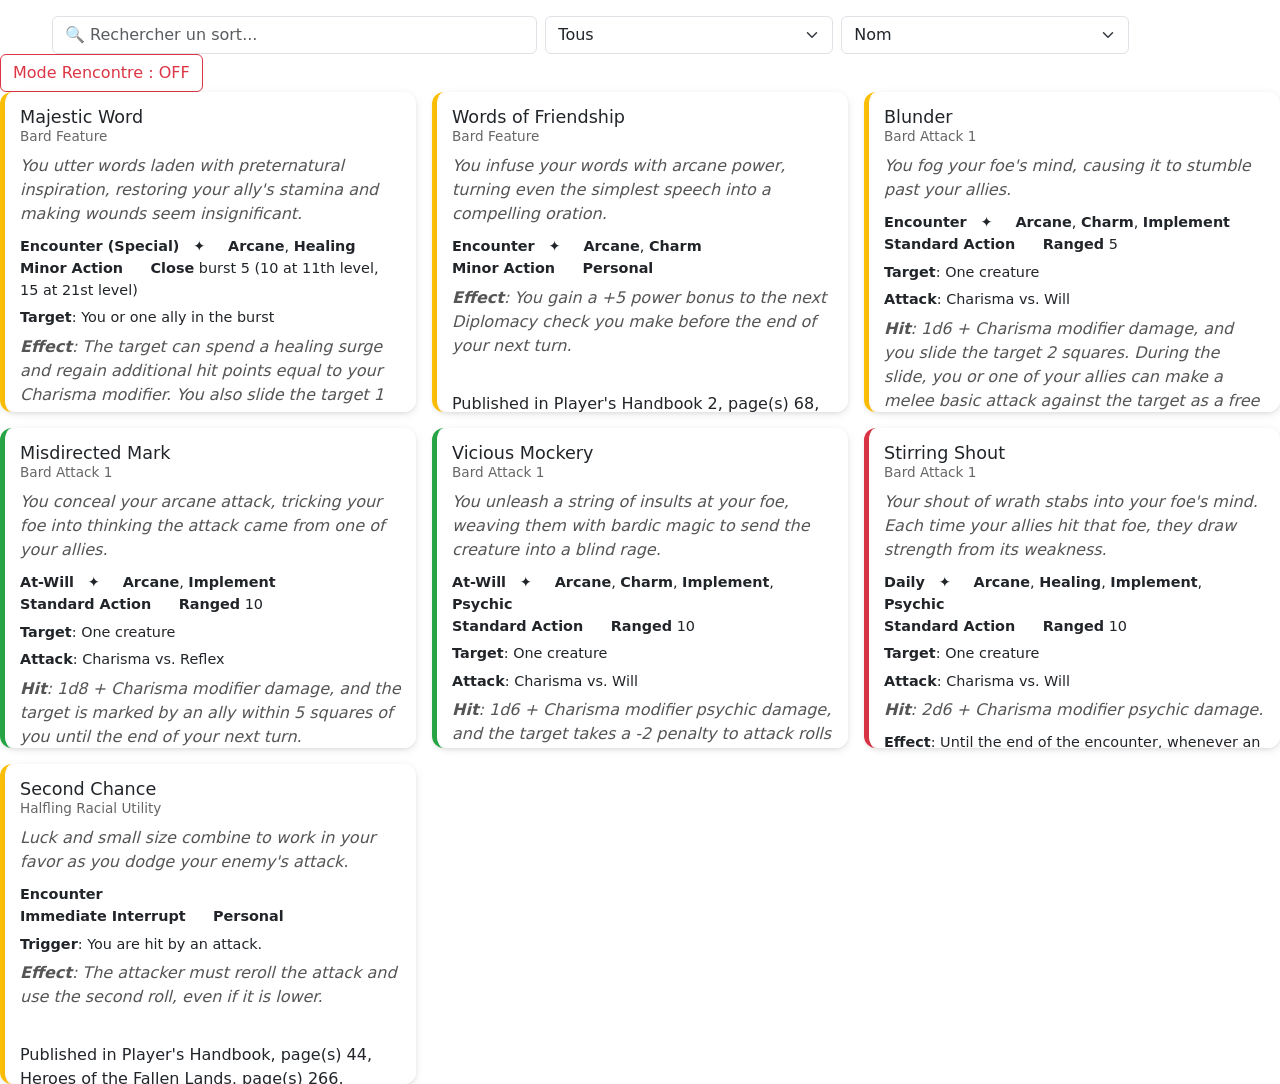
<file: index.html>
<!DOCTYPE html>
<meta name="viewport" content="width=device-width, initial-scale=1">
<link href="https://cdn.jsdelivr.net/npm/bootstrap@5.3.0/dist/css/bootstrap.min.css" rel="stylesheet">

<style>
/* =========================
   GRID / BOOTSTRAP FIX
========================= */

.container {
  max-width: 1200px;
}

/* =========================
   CARD LAYOUT
========================= */

.card {
  perspective: 1200px;
  border-radius: 12px;
  border: none;
  background: transparent;
}

/* force bonne hauteur en grid */
.card.h-100 {
  height: 100%;
}

/* =========================
   FLIP SYSTEM
========================= */

.card-inner {
  position: relative;
  width: 100%;
  min-height: 320px;
  transition: transform 0.6s ease;
  transform-style: preserve-3d;
}

.card.flipped .card-inner {
  transform: rotateY(180deg);
}

/* =========================
   FACES
========================= */

.card-face {
  position: absolute;
  inset: 0;
  backface-visibility: hidden;
  border-radius: 12px;
  overflow: hidden;
  background: white;
  box-shadow: 0 2px 10px rgba(0,0,0,0.08);
}

/* FRONT */
.card-front {
  padding: 15px;
  overflow-y: auto; /* permet scroll si très long */
}

/* BACK */
.card-back {
  transform: rotateY(180deg);
  background: #f8f9fa;
  display: flex;
  align-items: center;
  justify-content: center;
  text-align: center;
  padding: 15px;
}

/* =========================
   D&D CONTENT STYLING
========================= */

/* titre du sort */
.card h1 {
  font-size: 1.1rem;
  margin-bottom: 8px;
}

/* niveau / classe */
.card .level {
  font-size: 0.85rem;
  color: #666;
  display: block;
  margin-bottom: 10px;
}

/* flavor text */
.card .flavor {
  font-style: italic;
  color: #555;
  margin-bottom: 10px;
}

/* stats blocks */
.card .powerstat {
  font-size: 0.9rem;
  margin-bottom: 6px;
}

/* =========================
   TYPE COLORS (BORDERS)
========================= */

.border-success {
  border-left: 5px solid #28a745 !important;
}

.border-warning {
  border-left: 5px solid #ffc107 !important;
}

.border-danger {
  border-left: 5px solid #dc3545 !important;
}

/* =========================
   HOVER EFFECT
========================= */

.card {
  transition: transform 0.2s ease, box-shadow 0.2s ease;
}

.card:hover {
  transform: scale(1.02);
  box-shadow: 0 6px 18px rgba(0,0,0,0.15);
}

/* =========================
   BACK FACE TEXT
========================= */

.card-back div {
  font-size: 14px;
}

.card-back div:first-child {
  font-size: 18px;
  margin-bottom: 5px;
}

/* =========================
   RESPONSIVE FIX
========================= */

@media (max-width: 768px) {
  .card-inner {
    min-height: 280px;
  }
}


@keyframes cardPop {
  from {
    opacity: 0;
    transform: translateY(20px) scale(0.95);
  }
  to {
    opacity: 1;
    transform: translateY(0) scale(1);
  }
}

.card {
  animation: cardPop 0.4s ease forwards;
}

/* stagger effect */
.card:nth-child(n) {
  animation-delay: calc(var(--i) * 40ms);
}

/* fade out filter */
.card.hidden {
  opacity: 0;
  transform: scale(0.95);
  pointer-events: none;
  transition: 0.2s;
}
</style>

<script>
  // -------- JSONP HANDLERS --------

  window.listingData = [];
  window.powerDetails = {};

  window.od = {
    reader: {
      // pour _listing.js
      jsonp_data_listing: function(version, type, headers, data) {
        window.listingData = data;
      },

      // pour dataX.js
      jsonp_batch_data: function(version, type, data) {
        Object.assign(window.powerDetails, data);
      }
    }
  };
</script>

<body>
<div class="container mt-3">

  <div class="row g-2 align-items-center">

    <!-- SEARCH -->
    <div class="col-md-5">
      <input id="searchInput" class="form-control" placeholder="🔍 Rechercher un sort...">
    </div>

    <!-- FILTER -->
    <div class="col-md-3">
      <select id="filterSelect" class="form-select">
        <option value="all">Tous</option>
        <option value="At-Will">At-Will</option>
        <option value="Encounter">Encounter</option>
        <option value="Daily">Daily</option>
      </select>
    </div>

    <!-- SORT -->
    <div class="col-md-3">
      <select id="sortSelect" class="form-select">
        <option value="name">Nom</option>
        <option value="type">Type</option>
      </select>
    </div>

  </div>
</div>

<button id="encounterBtn" class="btn btn-outline-danger">
  Mode Rencontre : OFF
</button>

<div id="result"></div>

</body>

<script src="database/power/_listing.js"></script>
<script src="televers.js"></script>
</file>
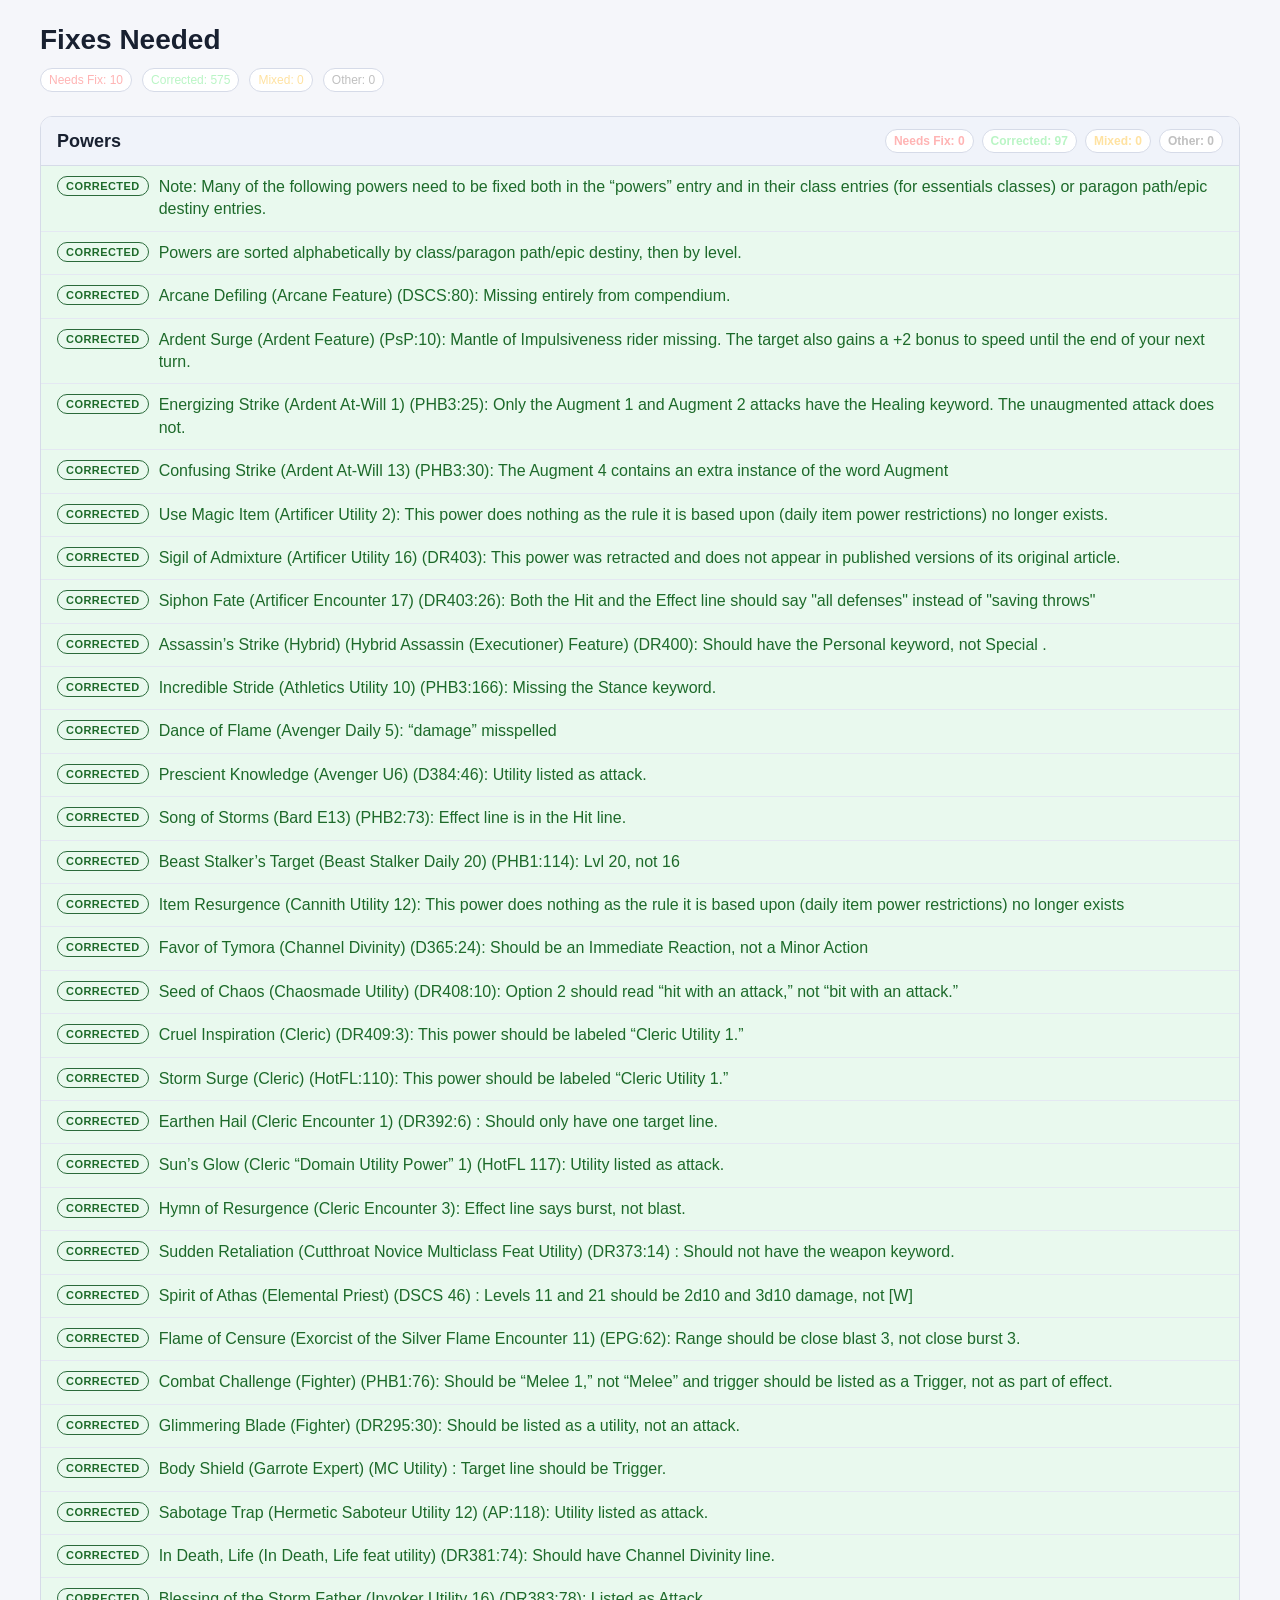
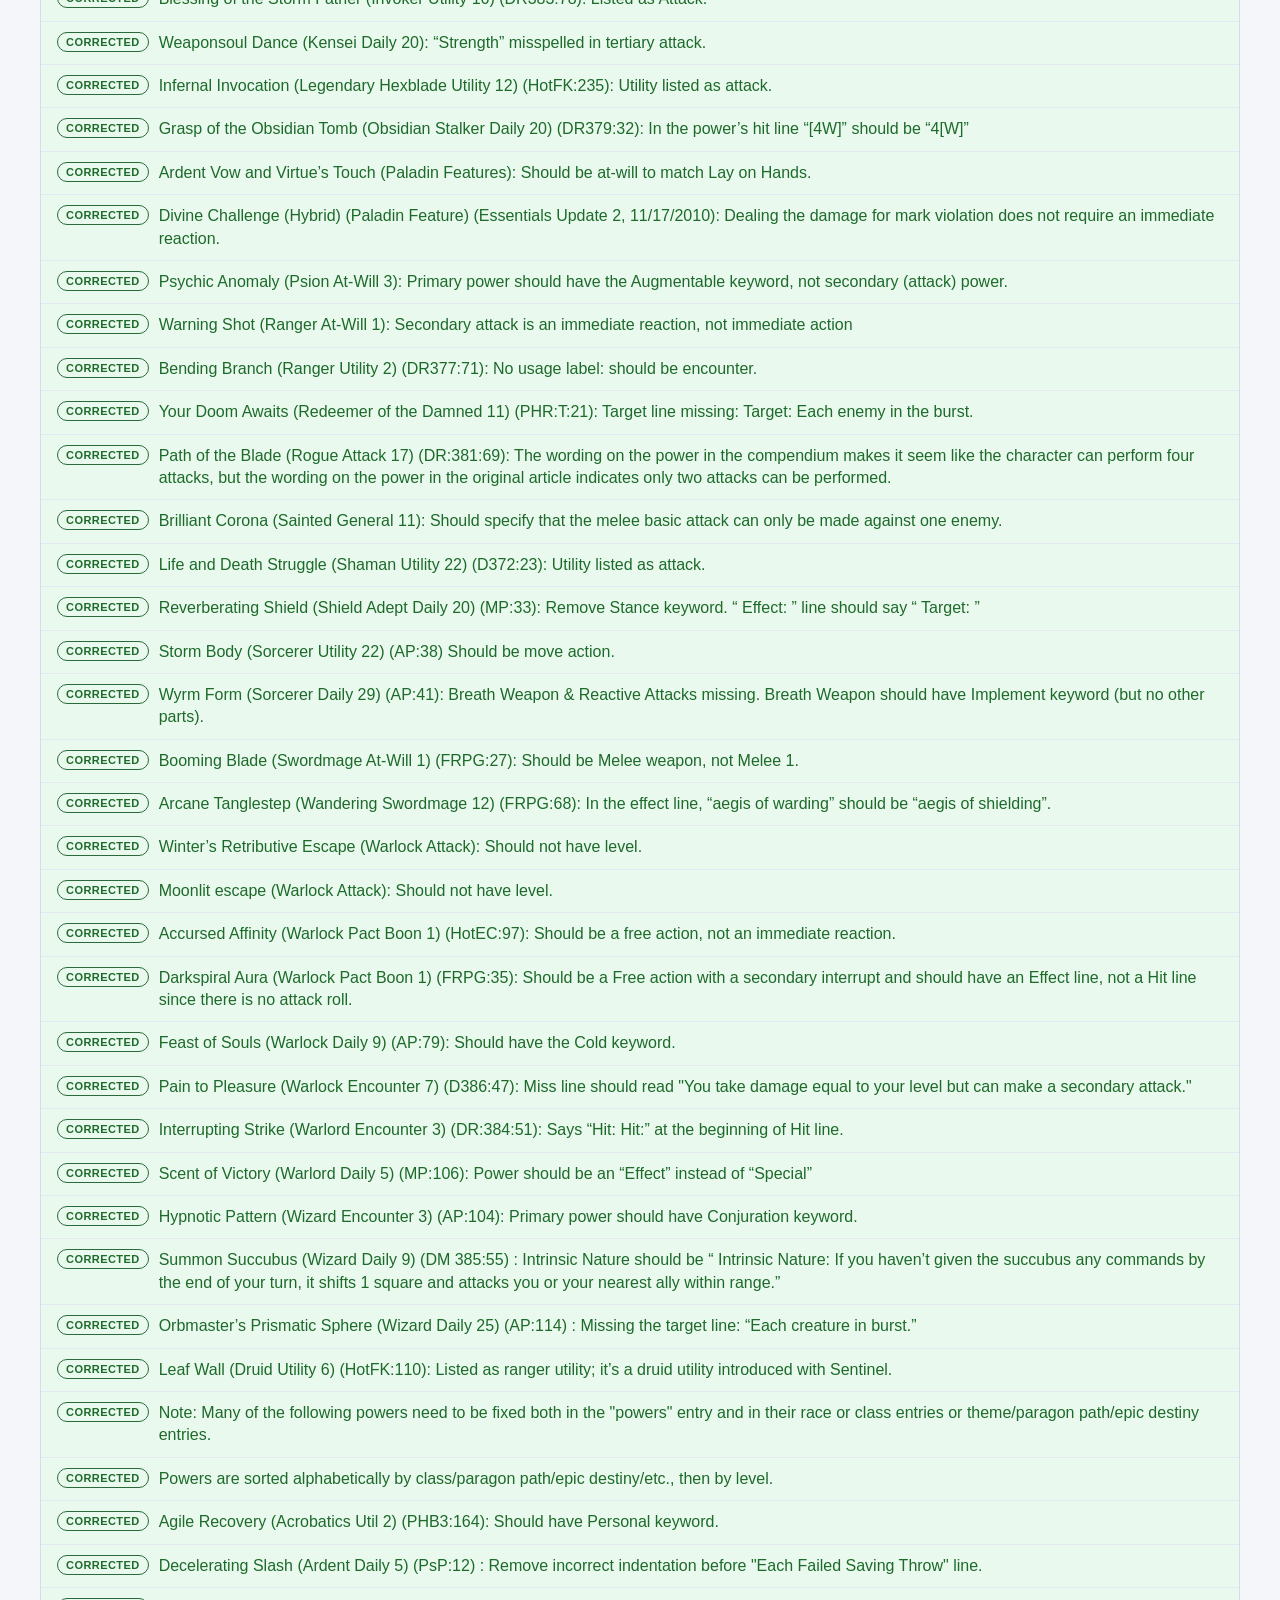
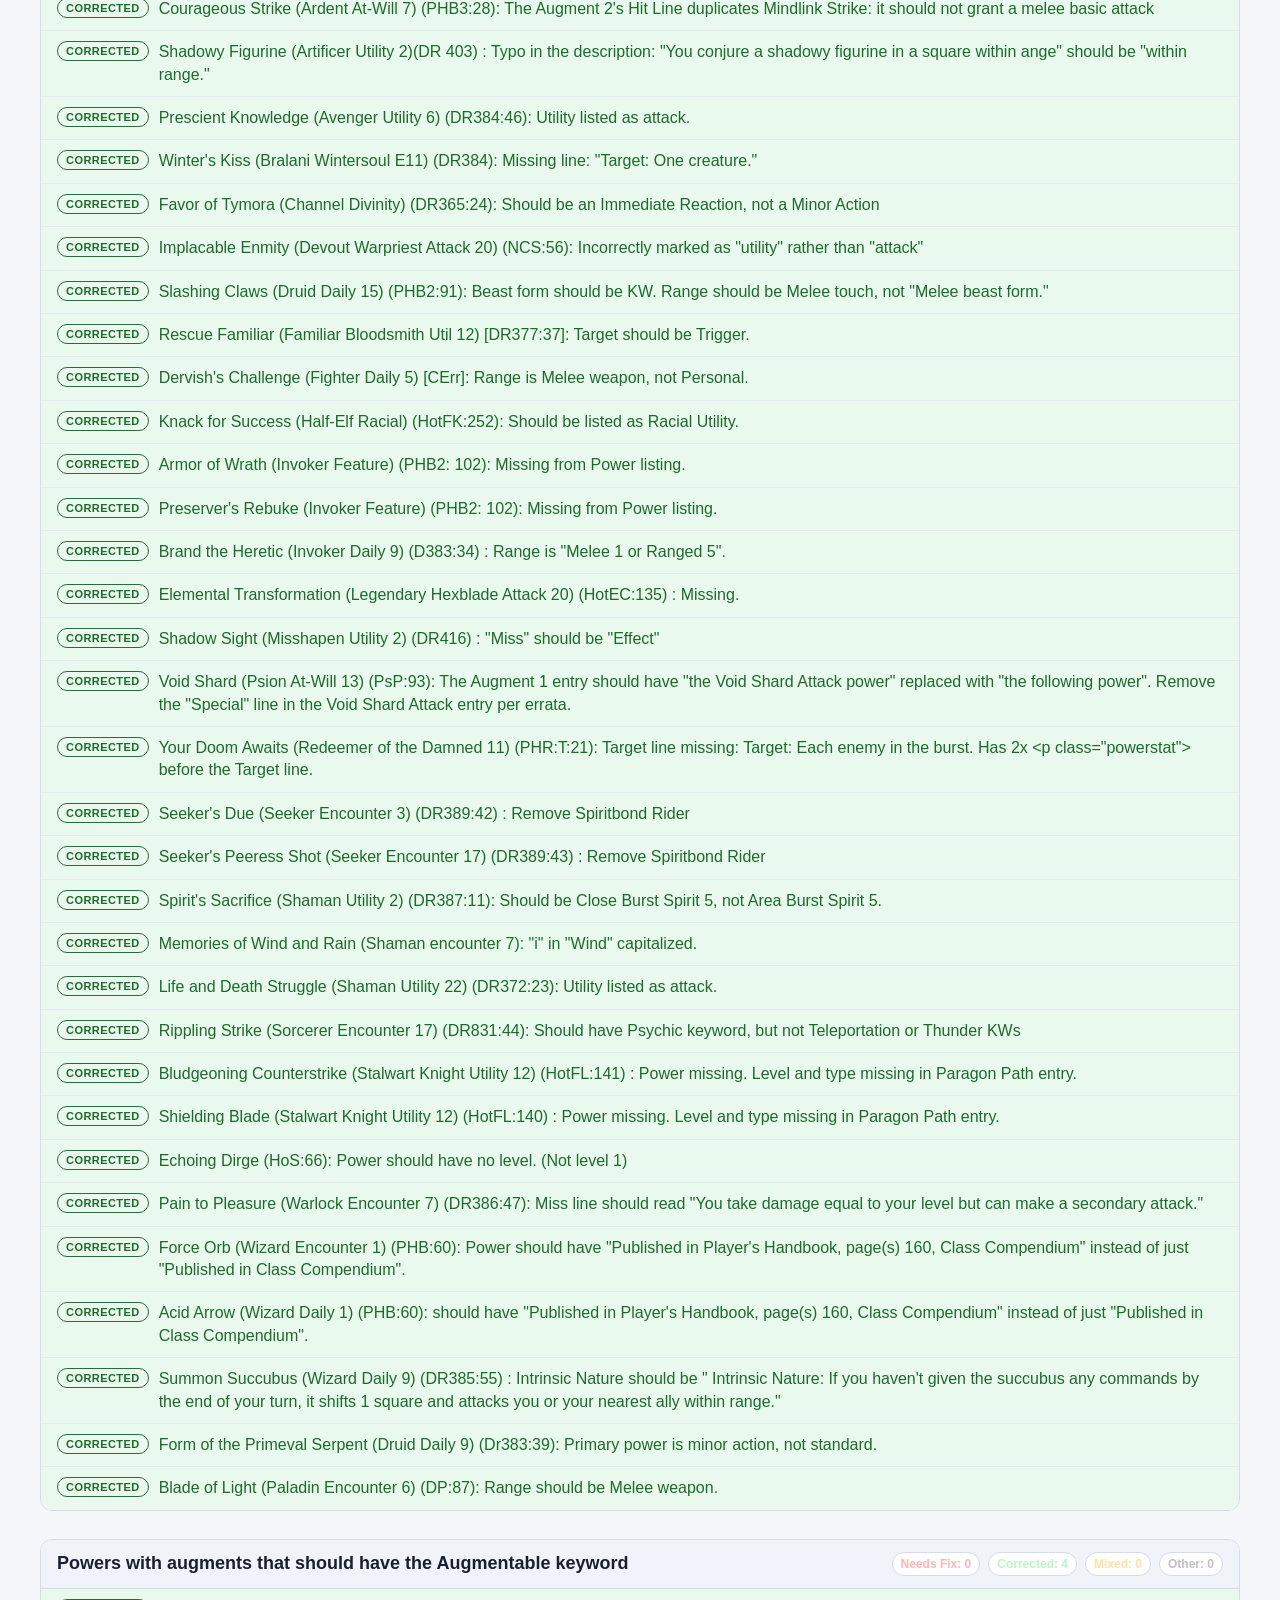
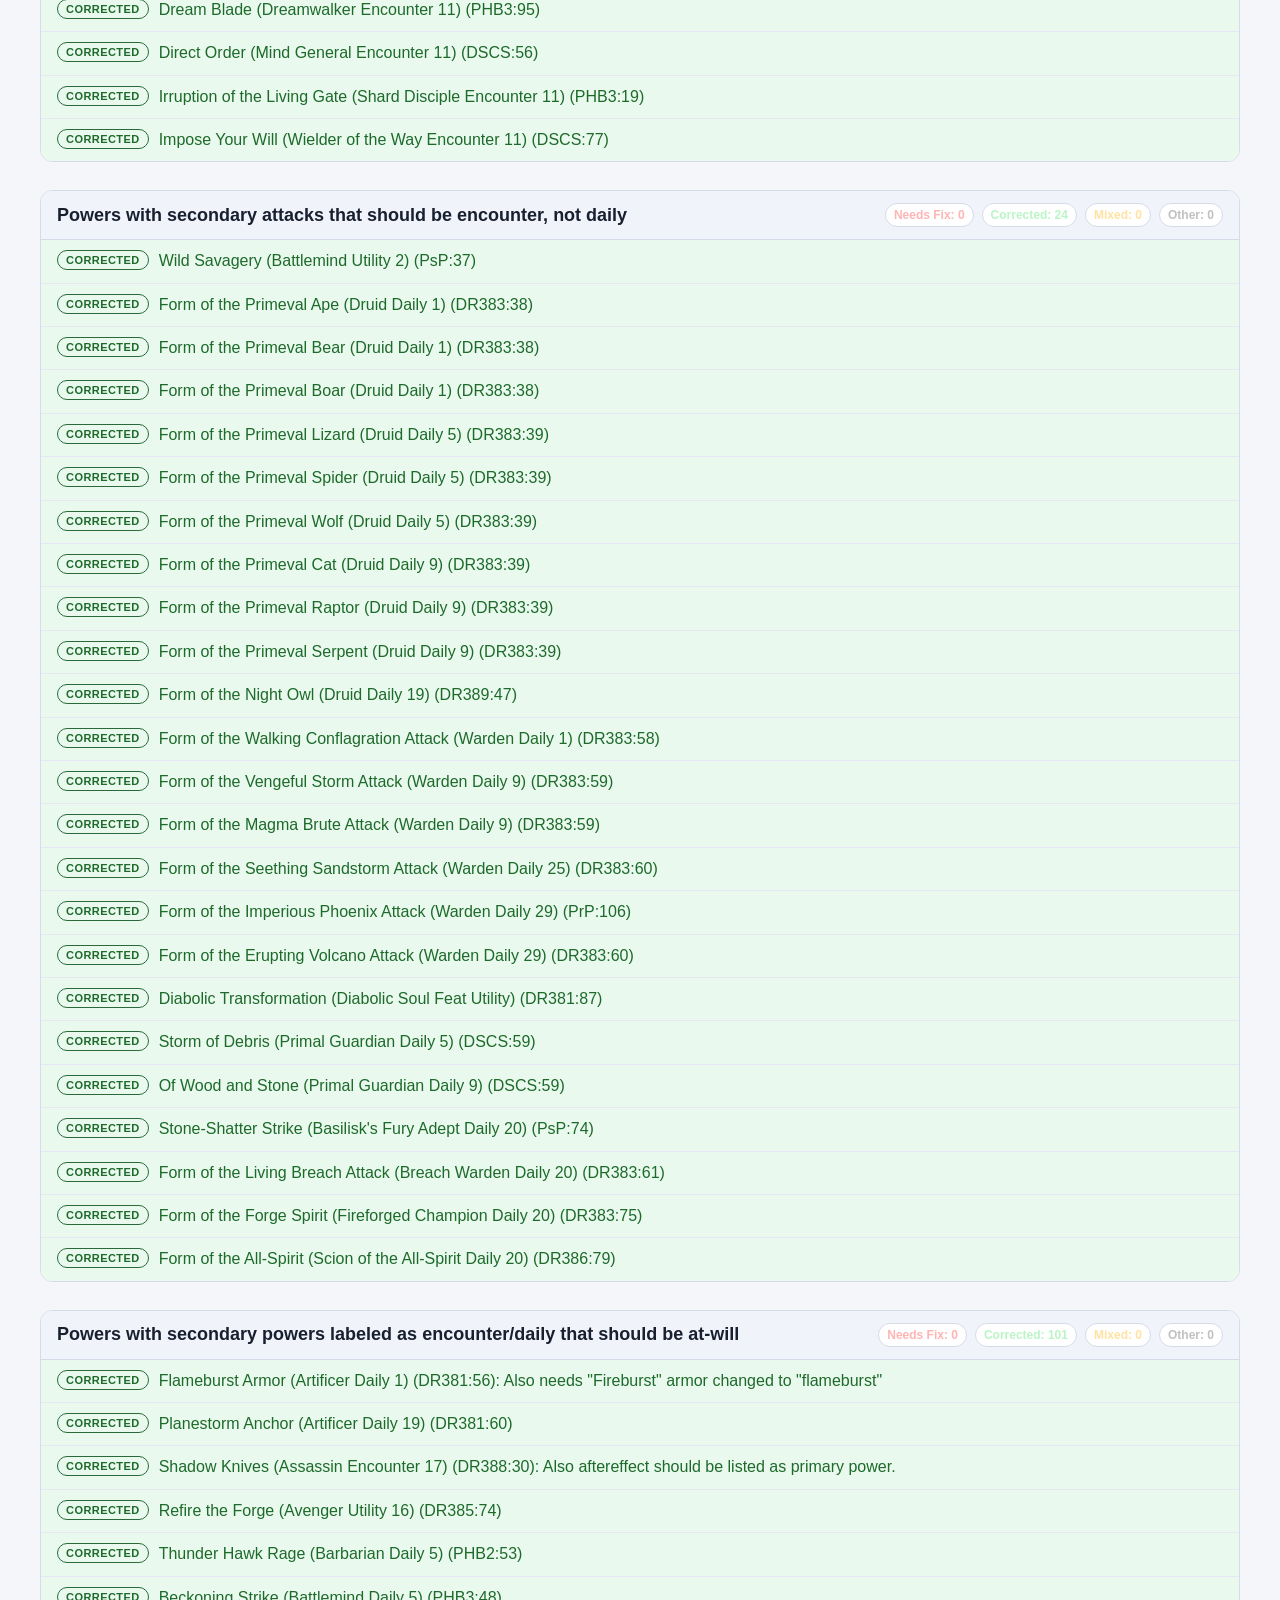
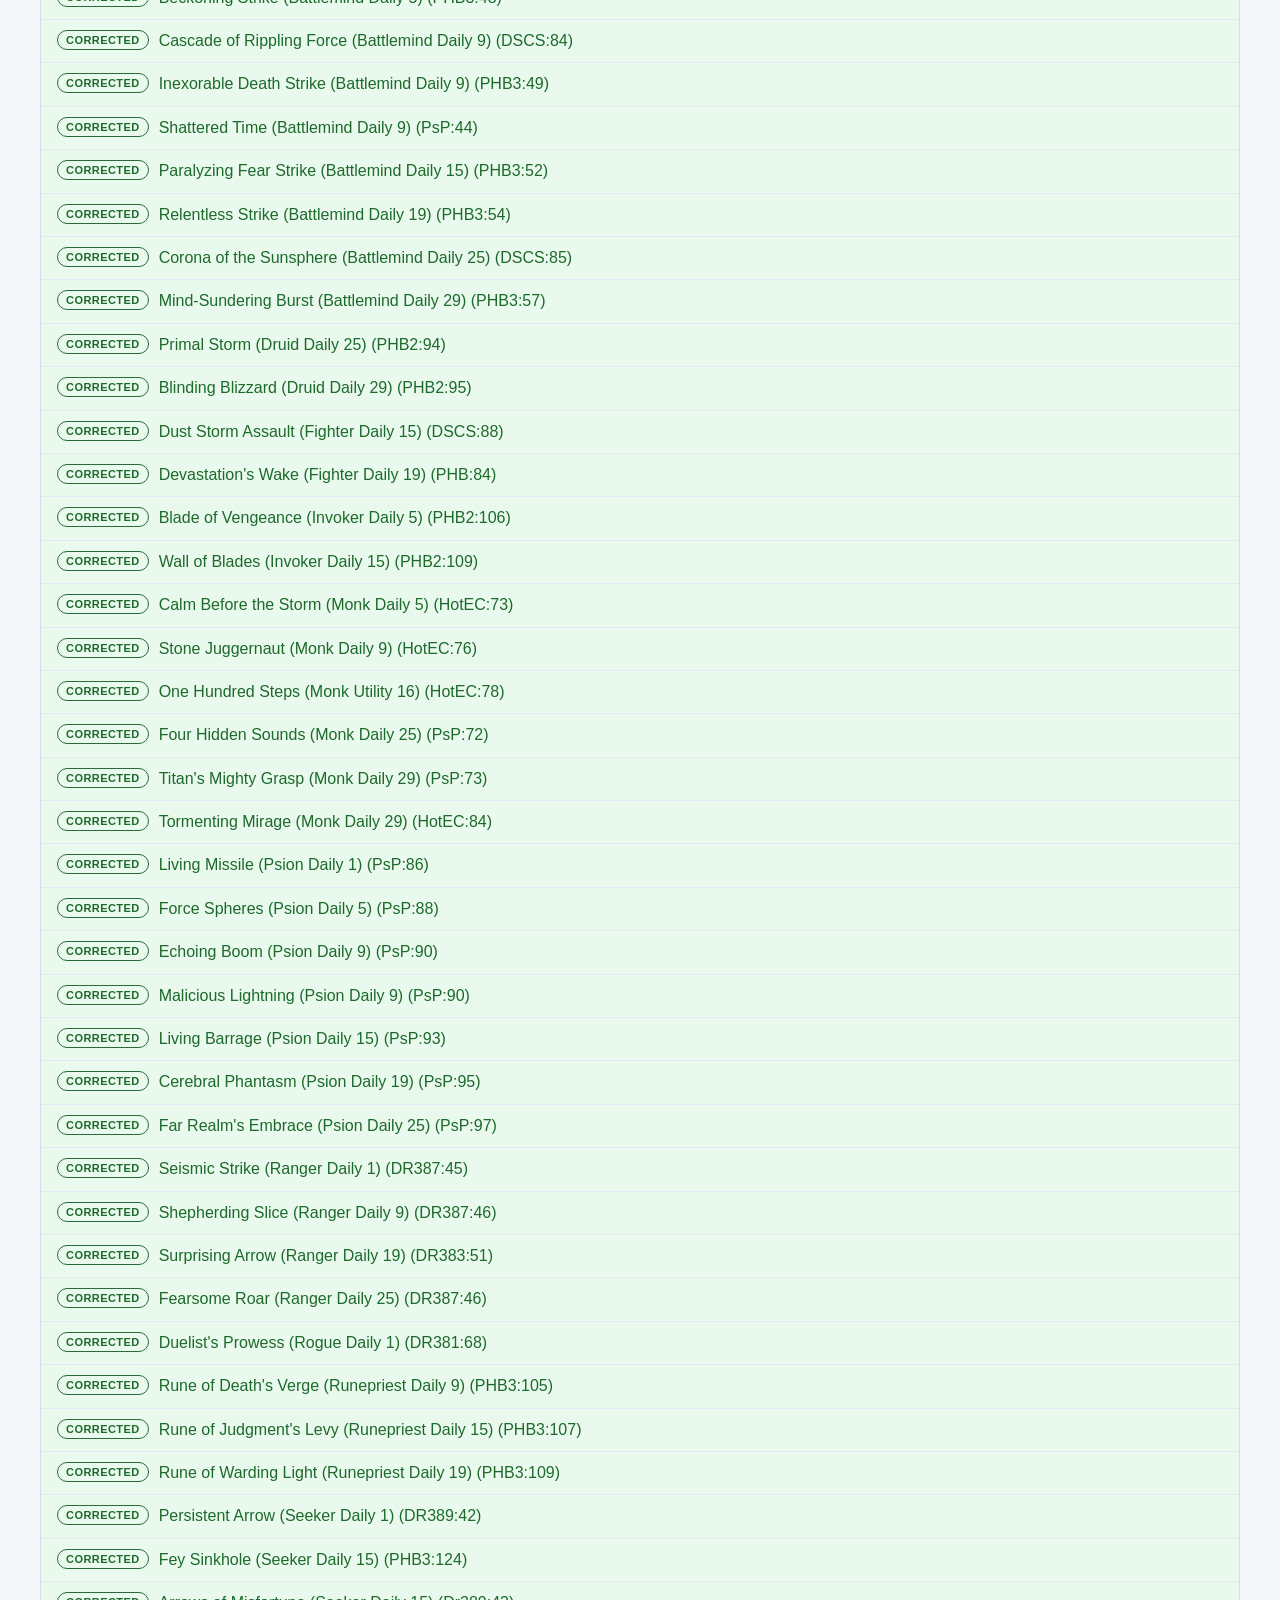
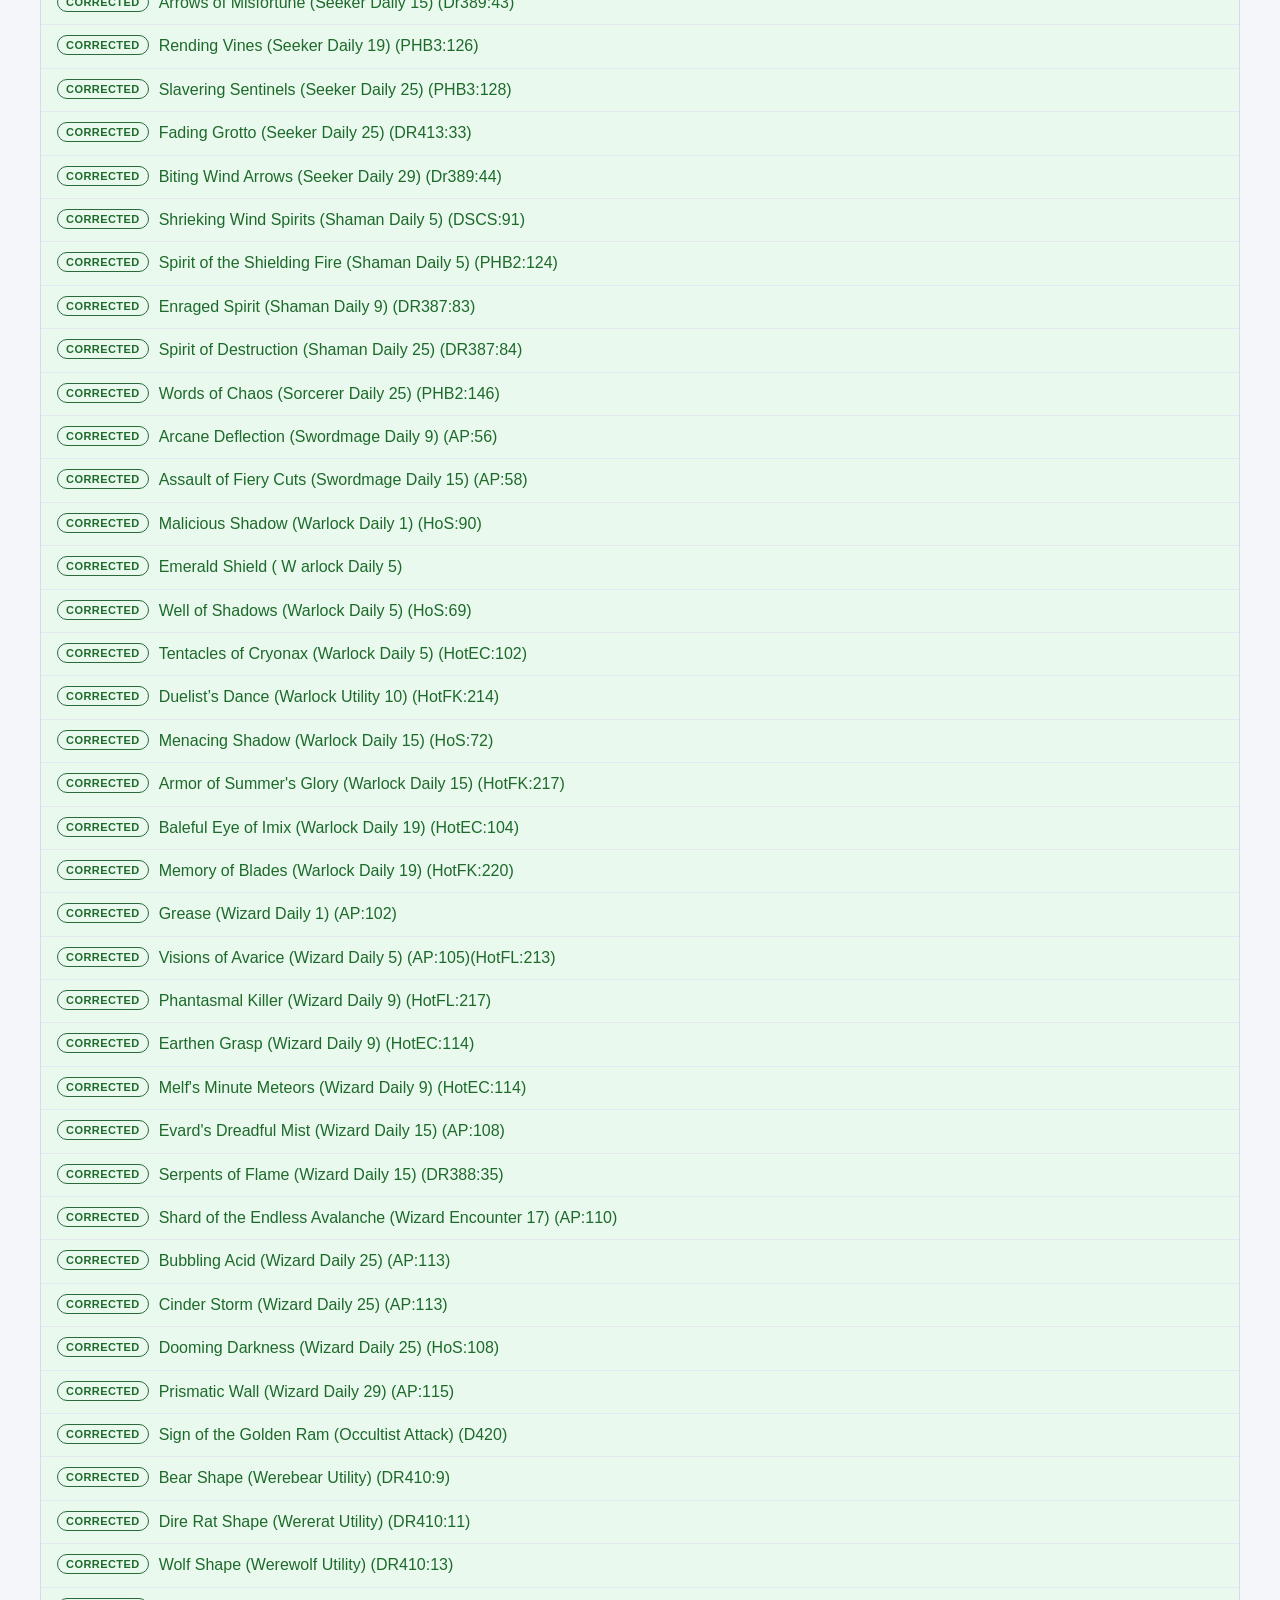
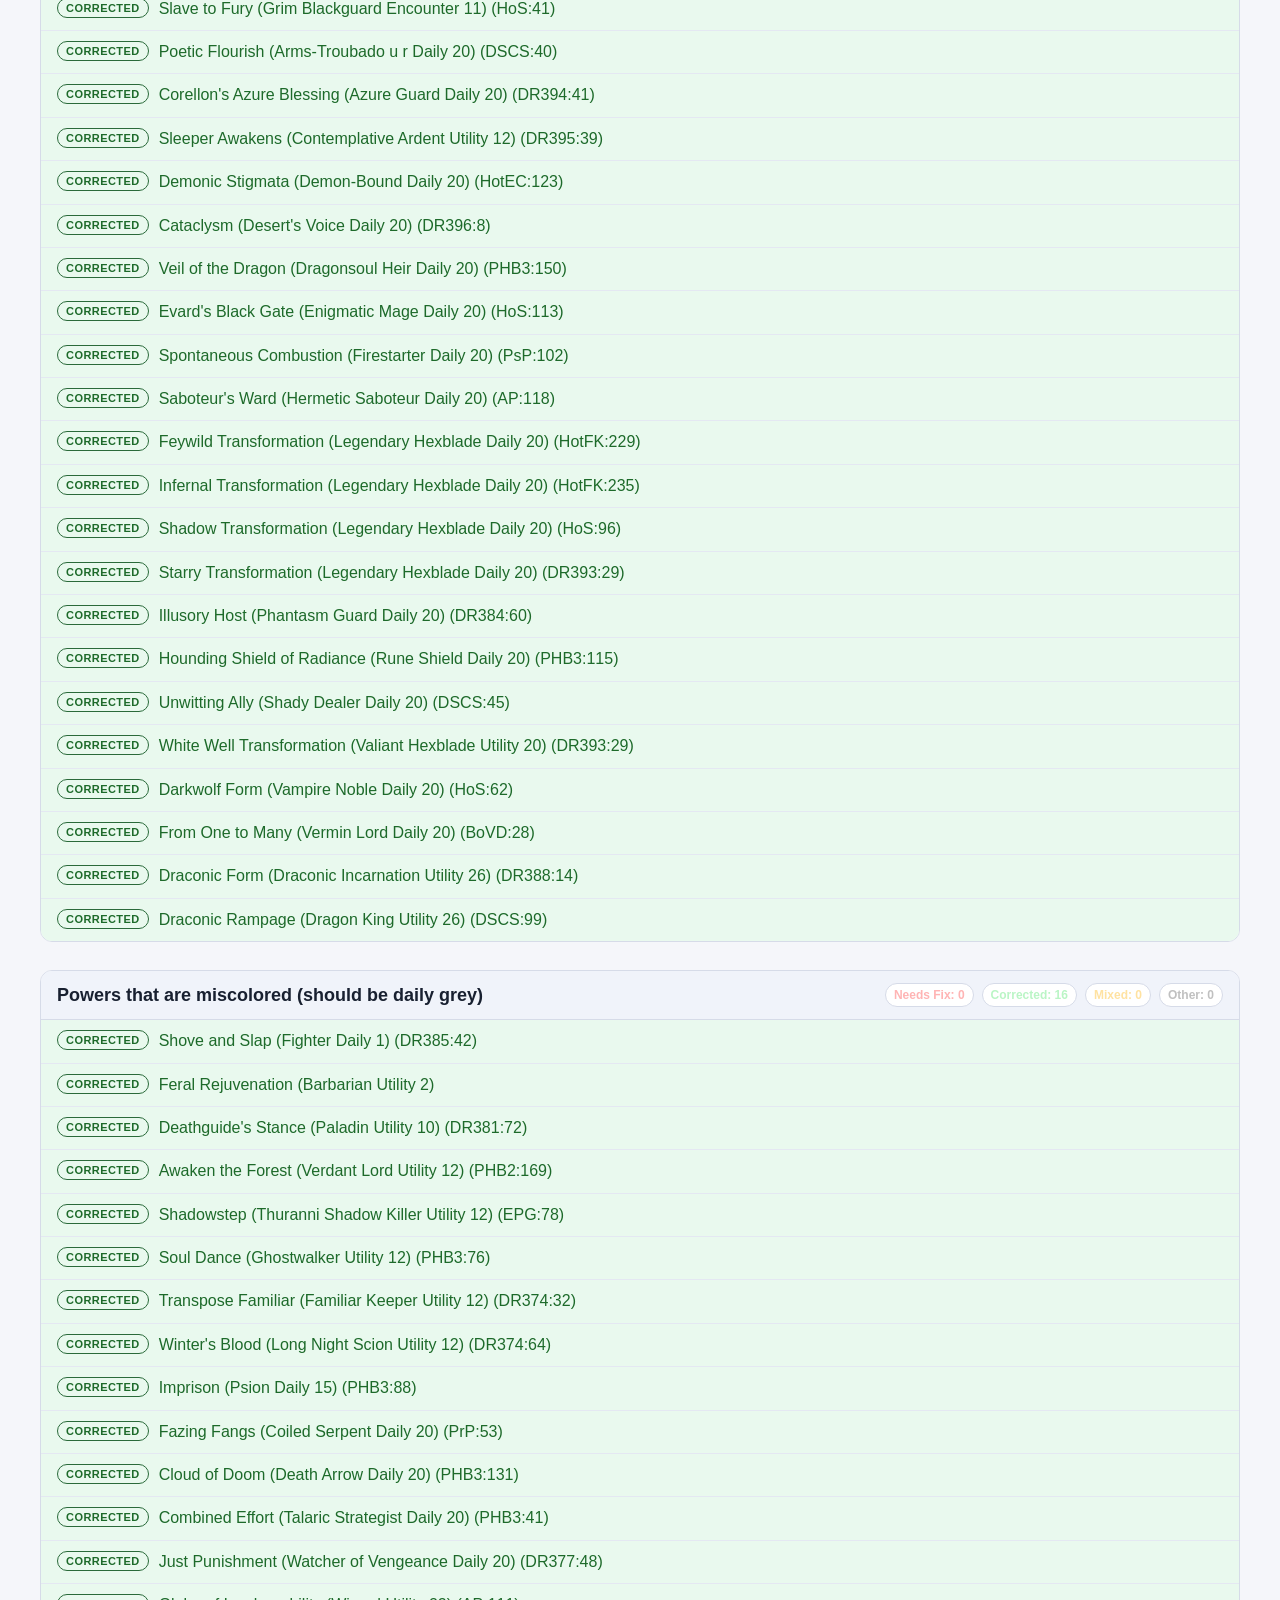
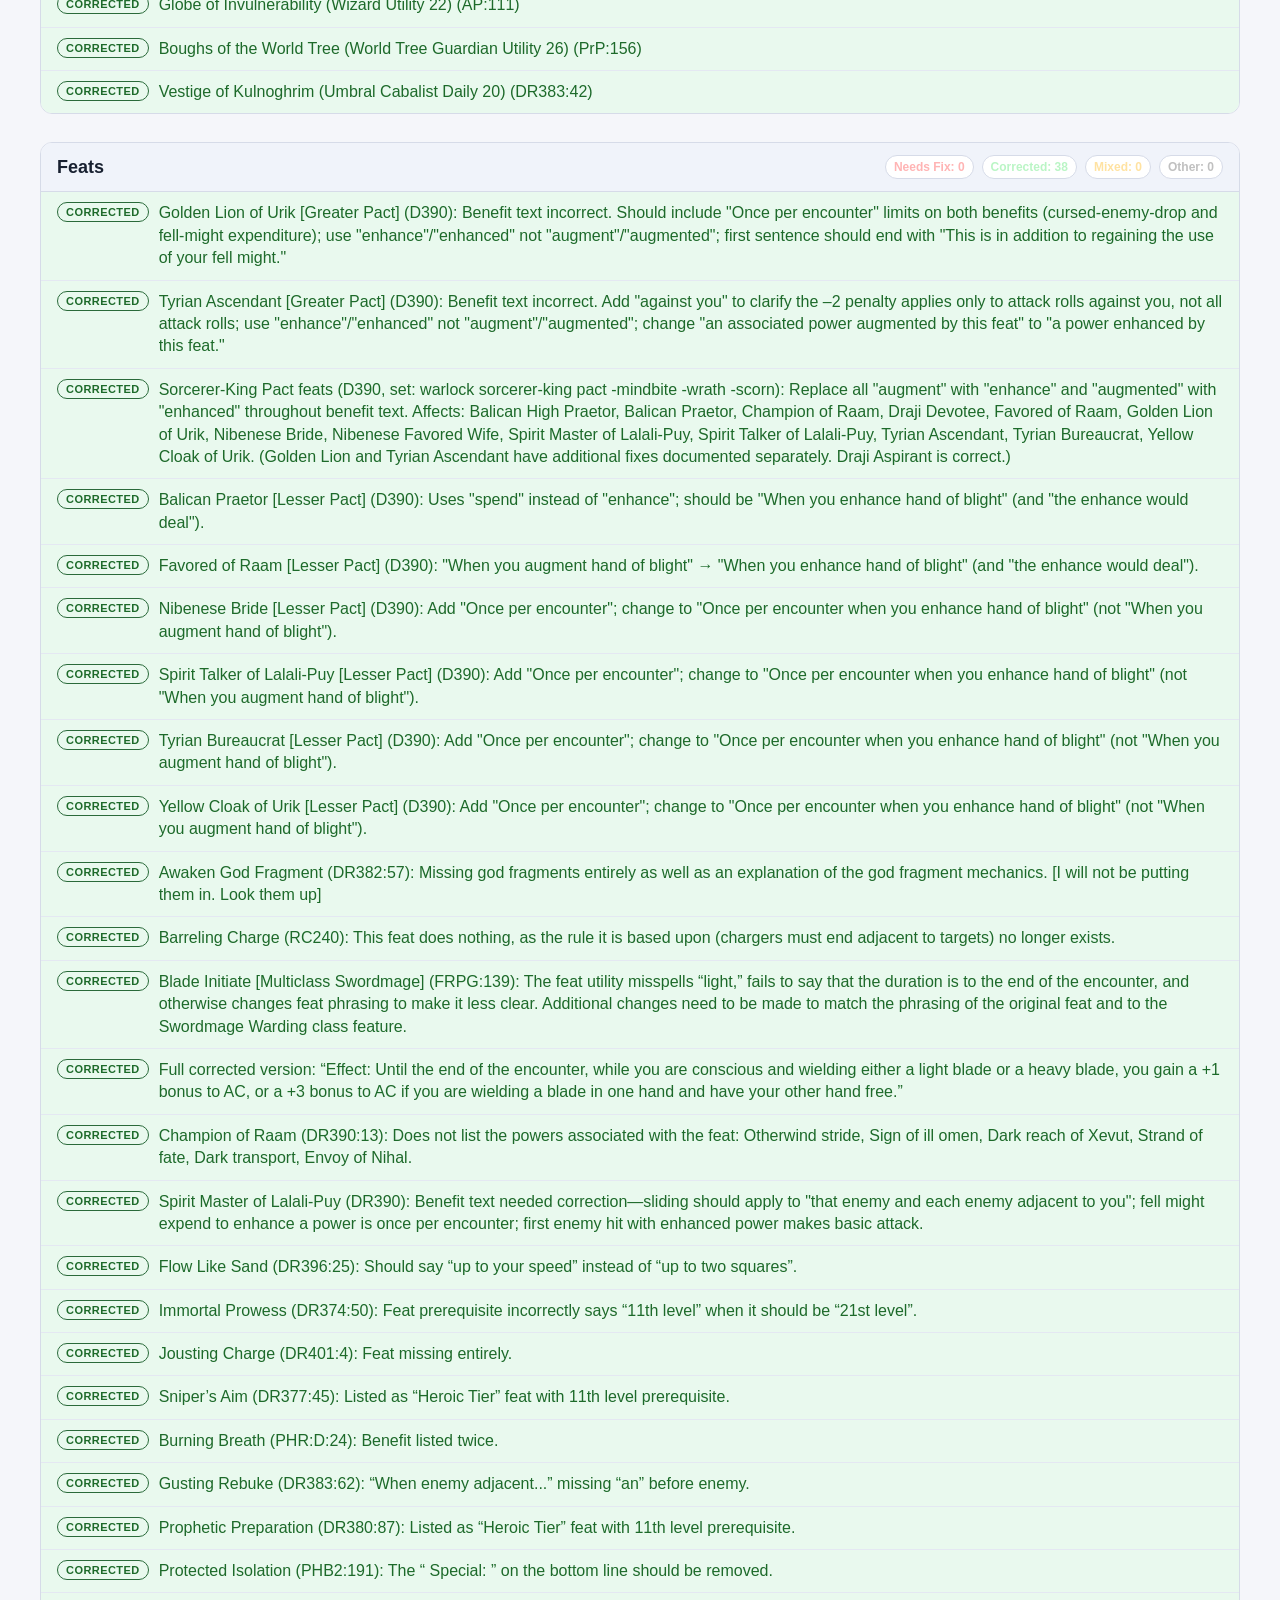
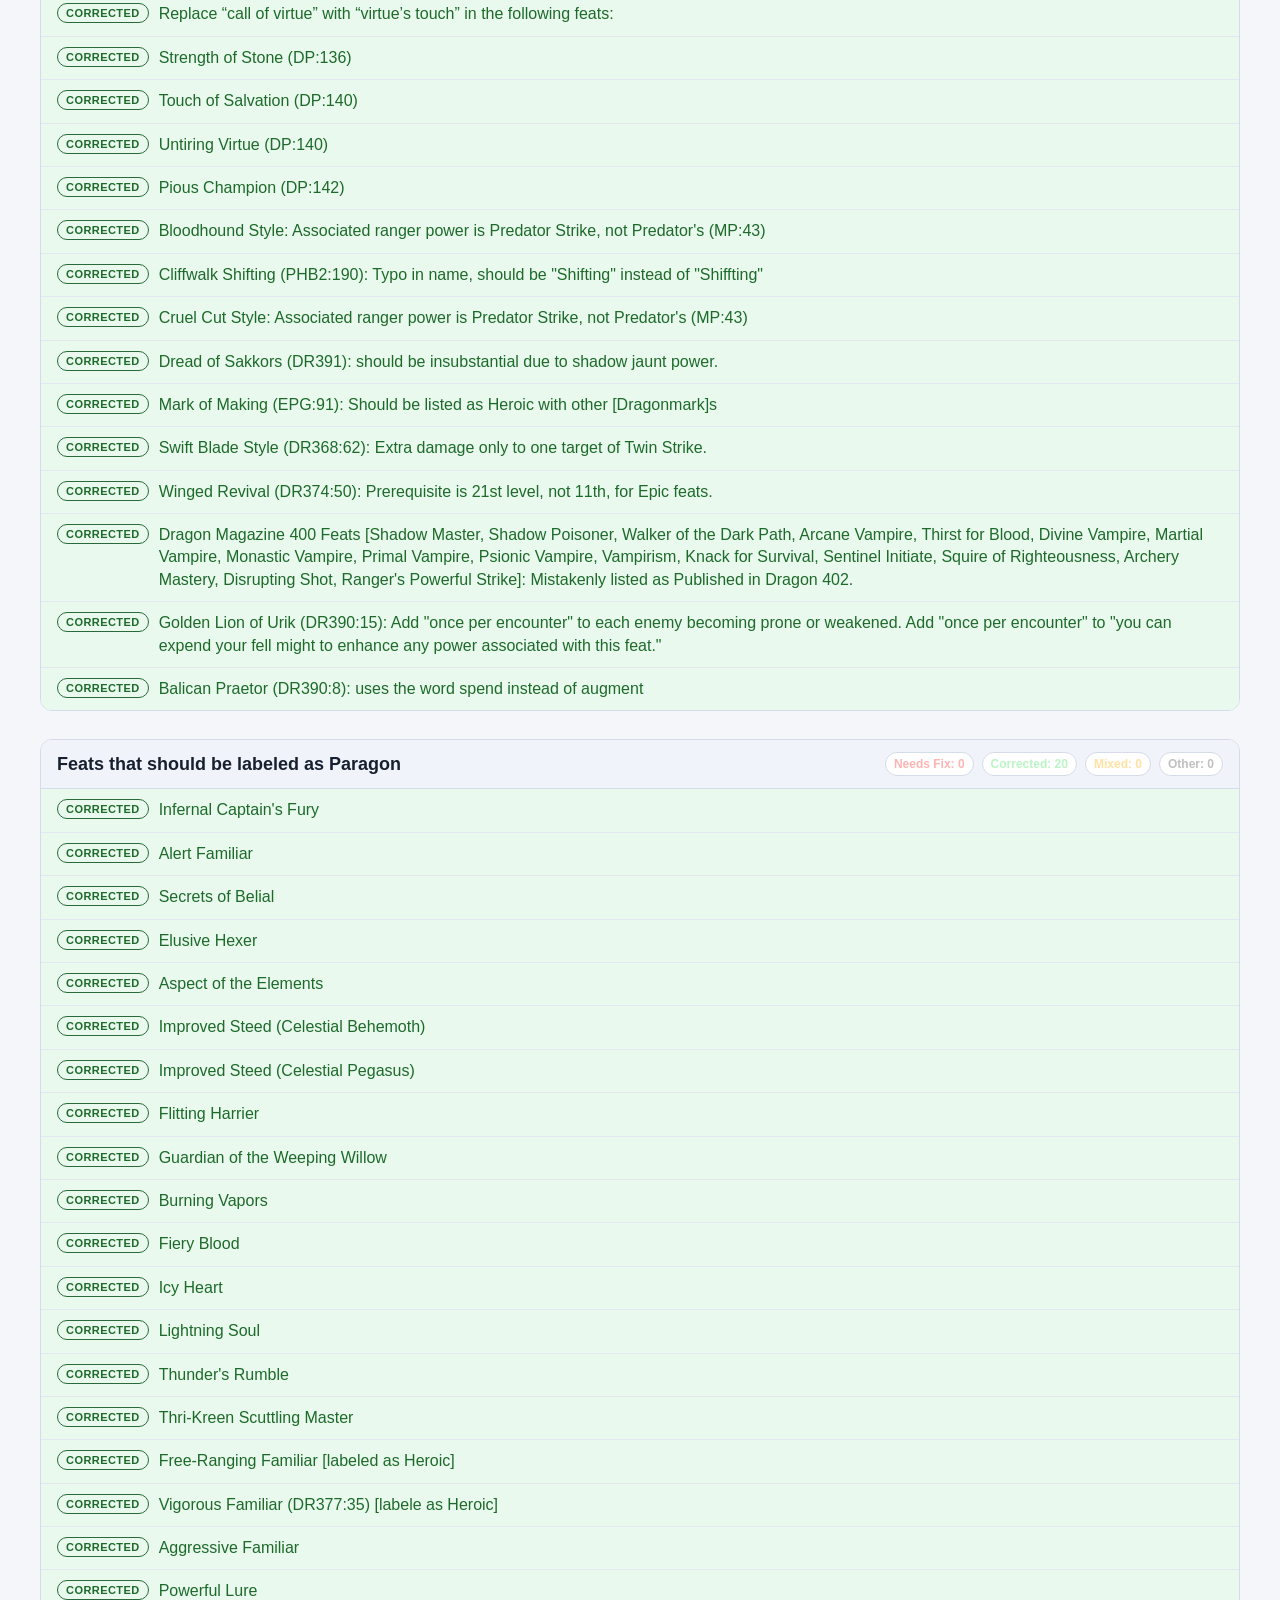
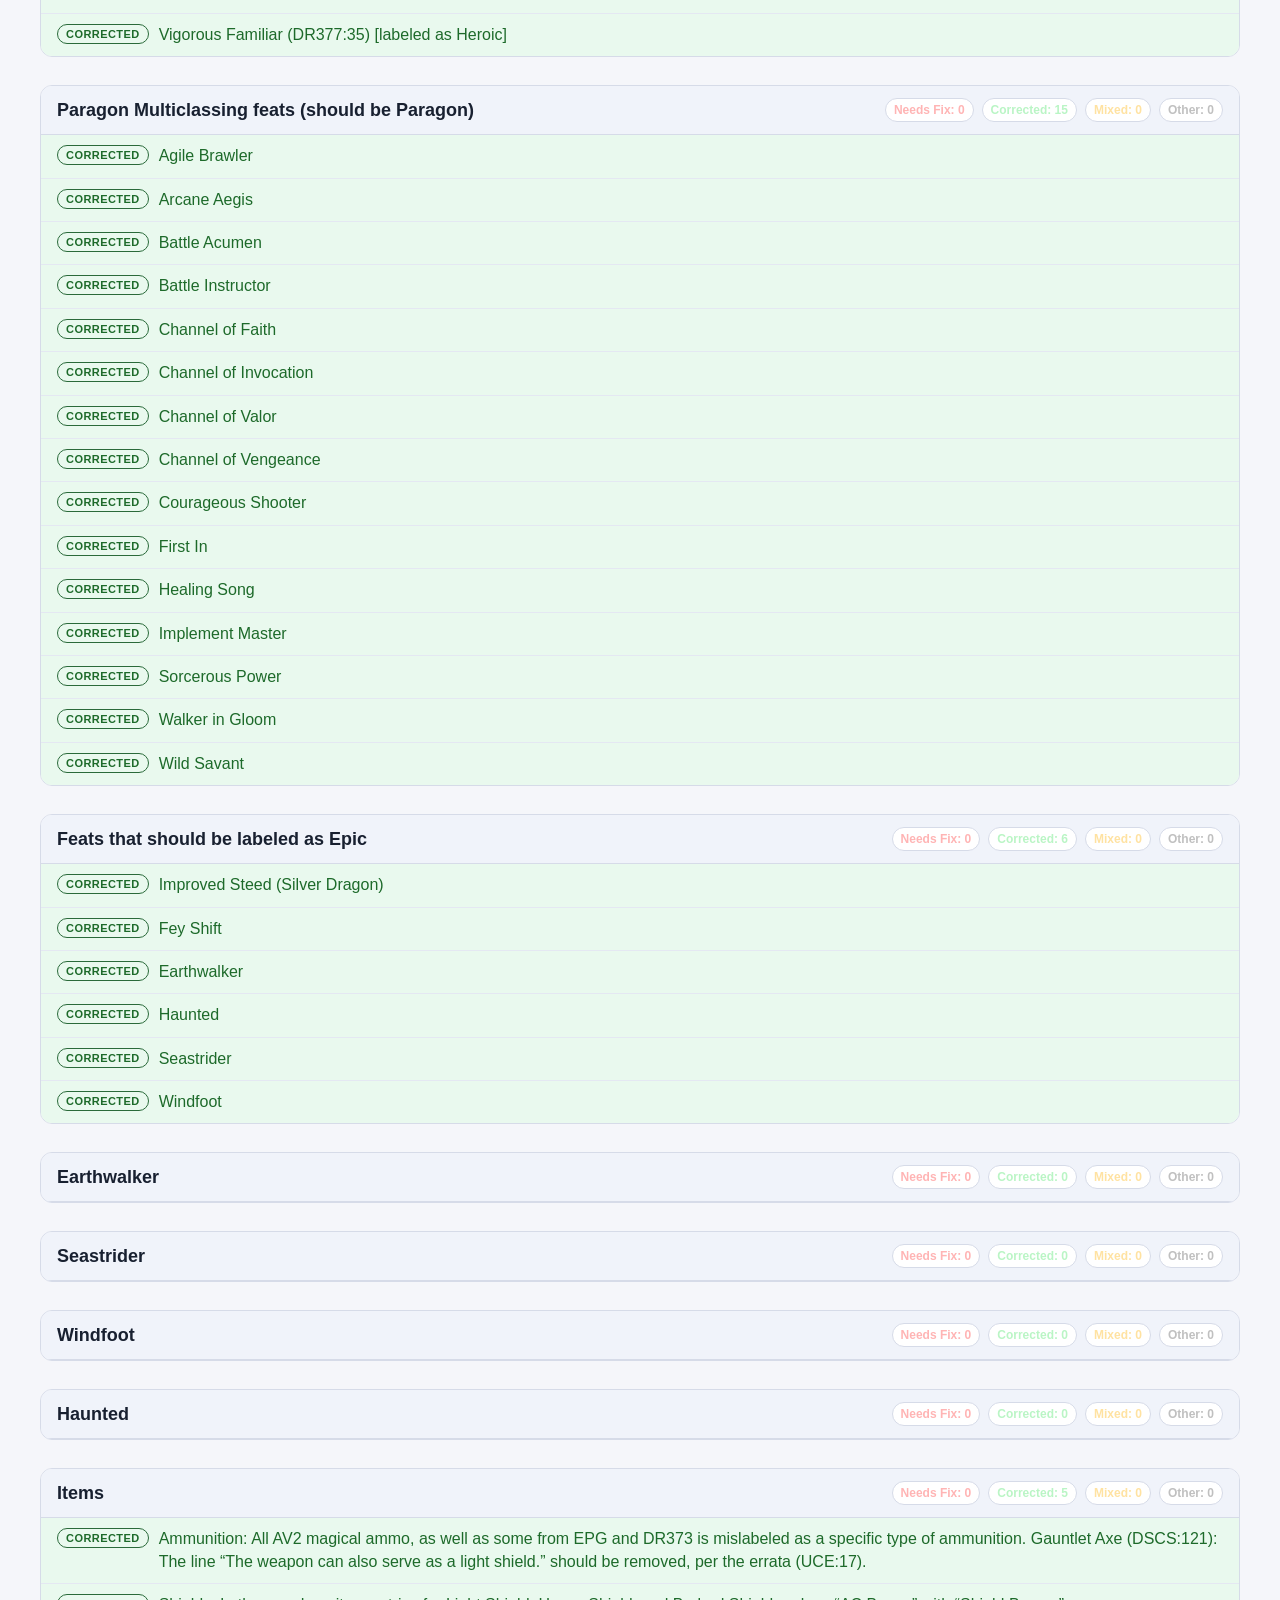
<file: database/iws.mx-dnd-main/iws.mx-dnd-main/dnd/fix/index.htm>
<!doctype html>
<html lang="en">
<head>
  <meta charset="utf-8">
  <meta name="viewport" content="width=device-width, initial-scale=1">
  <title>Fixes Needed</title>
  <style>
    :root {
      color-scheme: light dark;
    }
    body {
      font-family: -apple-system, BlinkMacSystemFont, "Segoe UI", Roboto, Arial, sans-serif;
      margin: 0;
      background: #0f1115;
      color: #e6e8ee;
    }
    .container {
      max-width: 1200px;
      margin: 0 auto;
      padding: 24px 20px 64px;
    }
    h1 {
      font-size: 28px;
      margin: 0 0 8px;
    }
    .summary {
      display: flex;
      gap: 10px;
      flex-wrap: wrap;
      margin: 12px 0 24px;
    }
    .count {
      font-size: 12px;
      padding: 4px 8px;
      border-radius: 999px;
      background: #1b1f2a;
      border: 1px solid #2a3140;
    }
    .needs { border-color: #7a2a2a; color: #ffb4b4; }
    .corrected { border-color: #2a6a3a; color: #baf5c5; }
    .mixed { border-color: #6a5a2a; color: #ffe2a1; }
    .other { border-color: #3a3a3a; color: #c0c0c0; }
    .section {
      margin: 18px 0 28px;
      border: 1px solid #1f2432;
      border-radius: 12px;
      background: #131824;
      overflow: hidden;
    }
    .section-title {
      margin: 0;
      padding: 12px 16px;
      background: #151b2a;
      border-bottom: 1px solid #1f2432;
      display: flex;
      flex-wrap: wrap;
      align-items: center;
      justify-content: space-between;
      gap: 12px;
      font-size: 18px;
    }
    .section-counts {
      display: flex;
      gap: 8px;
      flex-wrap: wrap;
    }
    .items {
      list-style: none;
      margin: 0;
      padding: 0;
    }
    .item {
      display: flex;
      align-items: flex-start;
      gap: 10px;
      padding: 10px 16px;
      border-bottom: 1px solid #1f2432;
    }
    .item:last-child {
      border-bottom: none;
    }
    .badge {
      font-size: 11px;
      font-weight: 600;
      padding: 3px 8px;
      border-radius: 999px;
      border: 1px solid;
      text-transform: uppercase;
      letter-spacing: 0.04em;
      white-space: nowrap;
    }
    .status-needs {
      border-color: #7a2a2a;
      color: #ffb4b4;
      background: #2a1515;
    }
    .status-corrected {
      border-color: #2a6a3a;
      color: #baf5c5;
      background: #13251a;
    }
    .status-mixed {
      border-color: #6a5a2a;
      color: #ffe2a1;
      background: #2a2415;
    }
    .status-other {
      border-color: #3a3a3a;
      color: #c0c0c0;
      background: #1a1a1a;
    }
    .text {
      line-height: 1.4;
    }
    @media (prefers-color-scheme: light) {
      body {
        background: #f5f6fa;
        color: #182030;
      }
      .section {
        background: #ffffff;
        border-color: #d6dbe8;
      }
      .section-title {
        background: #f0f3fa;
        border-color: #d6dbe8;
      }
      .item {
        border-color: #e4e8f2;
      }
      .count {
        background: #ffffff;
        border-color: #d6dbe8;
      }
      .status-needs { background: #ffecec; color: #8a1c1c; }
      .status-corrected { background: #e9f9ee; color: #1d6a2a; }
      .status-mixed { background: #fff4da; color: #6a4b00; }
      .status-other { background: #f1f1f1; color: #555555; }
    }
  </style>
</head>
<body>
  <div class="container">
    <h1>Fixes Needed</h1>
    <div class="summary">
      <span class="count needs">Needs Fix: 10</span><span class="count corrected">Corrected: 575</span><span class="count mixed">Mixed: 0</span><span class="count other">Other: 0</span>
    </div>
    <section class="section">
<h2 class="section-title">Powers<span class="section-counts"><span class="count needs">Needs Fix: 0</span><span class="count corrected">Corrected: 97</span><span class="count mixed">Mixed: 0</span><span class="count other">Other: 0</span></span></h2>
<ul class="items">
<li class="item status-corrected"><span class="badge status-corrected">Corrected</span><span class="text">Note: Many of the following powers need to be fixed both in the “powers” entry and in their class entries (for essentials classes) or paragon path/epic destiny entries.</span></li>
<li class="item status-corrected"><span class="badge status-corrected">Corrected</span><span class="text">Powers are sorted alphabetically by class/paragon path/epic destiny, then by level.</span></li>
<li class="item status-corrected"><span class="badge status-corrected">Corrected</span><span class="text">Arcane Defiling (Arcane Feature) (DSCS:80): Missing entirely from compendium.</span></li>
<li class="item status-corrected"><span class="badge status-corrected">Corrected</span><span class="text">Ardent Surge (Ardent Feature) (PsP:10): Mantle of Impulsiveness rider missing. The target also gains a +2 bonus to speed until the end of your next turn.</span></li>
<li class="item status-corrected"><span class="badge status-corrected">Corrected</span><span class="text">Energizing Strike (Ardent At-Will 1) (PHB3:25): Only the Augment 1 and Augment 2 attacks have the Healing keyword. The unaugmented attack does not.</span></li>
<li class="item status-corrected"><span class="badge status-corrected">Corrected</span><span class="text">Confusing Strike (Ardent At-Will 13) (PHB3:30): The Augment 4 contains an extra instance of the word Augment</span></li>
<li class="item status-corrected"><span class="badge status-corrected">Corrected</span><span class="text">Use Magic Item (Artificer Utility 2): This power does nothing as the rule it is based upon (daily item power restrictions) no longer exists.</span></li>
<li class="item status-corrected"><span class="badge status-corrected">Corrected</span><span class="text">Sigil of Admixture (Artificer Utility 16) (DR403): This power was retracted and does not appear in published versions of its original article.</span></li>
<li class="item status-corrected"><span class="badge status-corrected">Corrected</span><span class="text">Siphon Fate (Artificer Encounter 17) (DR403:26): Both the Hit and the Effect line should say &quot;all defenses&quot; instead of &quot;saving throws&quot;</span></li>
<li class="item status-corrected"><span class="badge status-corrected">Corrected</span><span class="text">Assassin’s Strike (Hybrid) (Hybrid Assassin (Executioner) Feature) (DR400): Should have the Personal keyword, not Special .</span></li>
<li class="item status-corrected"><span class="badge status-corrected">Corrected</span><span class="text">Incredible Stride (Athletics Utility 10) (PHB3:166): Missing the Stance keyword.</span></li>
<li class="item status-corrected"><span class="badge status-corrected">Corrected</span><span class="text">Dance of Flame (Avenger Daily 5): “damage” misspelled</span></li>
<li class="item status-corrected"><span class="badge status-corrected">Corrected</span><span class="text">Prescient Knowledge (Avenger U6) (D384:46): Utility listed as attack.</span></li>
<li class="item status-corrected"><span class="badge status-corrected">Corrected</span><span class="text">Song of Storms (Bard E13) (PHB2:73): Effect line is in the Hit line.</span></li>
<li class="item status-corrected"><span class="badge status-corrected">Corrected</span><span class="text">Beast Stalker’s Target (Beast Stalker Daily 20) (PHB1:114): Lvl 20, not 16</span></li>
<li class="item status-corrected"><span class="badge status-corrected">Corrected</span><span class="text">Item Resurgence (Cannith Utility 12): This power does nothing as the rule it is based upon (daily item power restrictions) no longer exists</span></li>
<li class="item status-corrected"><span class="badge status-corrected">Corrected</span><span class="text">Favor of Tymora (Channel Divinity) (D365:24): Should be an Immediate Reaction, not a Minor Action</span></li>
<li class="item status-corrected"><span class="badge status-corrected">Corrected</span><span class="text">Seed of Chaos (Chaosmade Utility) (DR408:10): Option 2 should read “hit with an attack,” not “bit with an attack.”</span></li>
<li class="item status-corrected"><span class="badge status-corrected">Corrected</span><span class="text">Cruel Inspiration (Cleric) (DR409:3): This power should be labeled “Cleric Utility 1.”</span></li>
<li class="item status-corrected"><span class="badge status-corrected">Corrected</span><span class="text">Storm Surge (Cleric) (HotFL:110): This power should be labeled “Cleric Utility 1.”</span></li>
<li class="item status-corrected"><span class="badge status-corrected">Corrected</span><span class="text">Earthen Hail (Cleric Encounter 1) (DR392:6) : Should only have one target line.</span></li>
<li class="item status-corrected"><span class="badge status-corrected">Corrected</span><span class="text">Sun’s Glow (Cleric “Domain Utility Power” 1) (HotFL 117): Utility listed as attack.</span></li>
<li class="item status-corrected"><span class="badge status-corrected">Corrected</span><span class="text">Hymn of Resurgence (Cleric Encounter 3): Effect line says burst, not blast.</span></li>
<li class="item status-corrected"><span class="badge status-corrected">Corrected</span><span class="text">Sudden Retaliation (Cutthroat Novice Multiclass Feat Utility) (DR373:14) : Should not have the weapon keyword.</span></li>
<li class="item status-corrected"><span class="badge status-corrected">Corrected</span><span class="text">Spirit of Athas (Elemental Priest) (DSCS 46) : Levels 11 and 21 should be 2d10 and 3d10 damage, not [W]</span></li>
<li class="item status-corrected"><span class="badge status-corrected">Corrected</span><span class="text">Flame of Censure (Exorcist of the Silver Flame Encounter 11) (EPG:62): Range should be close blast 3, not close burst 3.</span></li>
<li class="item status-corrected"><span class="badge status-corrected">Corrected</span><span class="text">Combat Challenge (Fighter) (PHB1:76): Should be “Melee 1,” not “Melee” and trigger should be listed as a Trigger, not as part of effect.</span></li>
<li class="item status-corrected"><span class="badge status-corrected">Corrected</span><span class="text">Glimmering Blade (Fighter) (DR295:30): Should be listed as a utility, not an attack.</span></li>
<li class="item status-corrected"><span class="badge status-corrected">Corrected</span><span class="text">Body Shield (Garrote Expert) (MC Utility) : Target line should be Trigger.</span></li>
<li class="item status-corrected"><span class="badge status-corrected">Corrected</span><span class="text">Sabotage Trap (Hermetic Saboteur Utility 12) (AP:118): Utility listed as attack.</span></li>
<li class="item status-corrected"><span class="badge status-corrected">Corrected</span><span class="text">In Death, Life (In Death, Life feat utility) (DR381:74): Should have Channel Divinity line.</span></li>
<li class="item status-corrected"><span class="badge status-corrected">Corrected</span><span class="text">Blessing of the Storm Father (Invoker Utility 16) (DR383:78): Listed as Attack.</span></li>
<li class="item status-corrected"><span class="badge status-corrected">Corrected</span><span class="text">Weaponsoul Dance (Kensei Daily 20): “Strength” misspelled in tertiary attack.</span></li>
<li class="item status-corrected"><span class="badge status-corrected">Corrected</span><span class="text">Infernal Invocation (Legendary Hexblade Utility 12) (HotFK:235): Utility listed as attack.</span></li>
<li class="item status-corrected"><span class="badge status-corrected">Corrected</span><span class="text">Grasp of the Obsidian Tomb (Obsidian Stalker Daily 20) (DR379:32): In the power’s hit line “[4W]” should be “4[W]”</span></li>
<li class="item status-corrected"><span class="badge status-corrected">Corrected</span><span class="text">Ardent Vow and Virtue’s Touch (Paladin Features): Should be at-will to match Lay on Hands.</span></li>
<li class="item status-corrected"><span class="badge status-corrected">Corrected</span><span class="text">Divine Challenge (Hybrid) (Paladin Feature) (Essentials Update 2, 11/17/2010): Dealing the damage for mark violation does not require an immediate reaction.</span></li>
<li class="item status-corrected"><span class="badge status-corrected">Corrected</span><span class="text">Psychic Anomaly (Psion At-Will 3): Primary power should have the Augmentable keyword, not secondary (attack) power.</span></li>
<li class="item status-corrected"><span class="badge status-corrected">Corrected</span><span class="text">Warning Shot (Ranger At-Will 1): Secondary attack is an immediate reaction, not immediate action</span></li>
<li class="item status-corrected"><span class="badge status-corrected">Corrected</span><span class="text">Bending Branch (Ranger Utility 2) (DR377:71): No usage label: should be encounter.</span></li>
<li class="item status-corrected"><span class="badge status-corrected">Corrected</span><span class="text">Your Doom Awaits (Redeemer of the Damned 11) (PHR:T:21): Target line missing: Target: Each enemy in the burst.</span></li>
<li class="item status-corrected"><span class="badge status-corrected">Corrected</span><span class="text">Path of the Blade (Rogue Attack 17) (DR:381:69): The wording on the power in the compendium makes it seem like the character can perform four attacks, but the wording on the power in the original article indicates only two attacks can be performed.</span></li>
<li class="item status-corrected"><span class="badge status-corrected">Corrected</span><span class="text">Brilliant Corona (Sainted General 11): Should specify that the melee basic attack can only be made against one enemy.</span></li>
<li class="item status-corrected"><span class="badge status-corrected">Corrected</span><span class="text">Life and Death Struggle (Shaman Utility 22) (D372:23): Utility listed as attack.</span></li>
<li class="item status-corrected"><span class="badge status-corrected">Corrected</span><span class="text">Reverberating Shield (Shield Adept Daily 20) (MP:33): Remove Stance keyword. “ Effect: ” line should say “ Target: ”</span></li>
<li class="item status-corrected"><span class="badge status-corrected">Corrected</span><span class="text">Storm Body (Sorcerer Utility 22) (AP:38) Should be move action.</span></li>
<li class="item status-corrected"><span class="badge status-corrected">Corrected</span><span class="text">Wyrm Form (Sorcerer Daily 29) (AP:41): Breath Weapon &amp; Reactive Attacks missing. Breath Weapon should have Implement keyword (but no other parts).</span></li>
<li class="item status-corrected"><span class="badge status-corrected">Corrected</span><span class="text">Booming Blade (Swordmage At-Will 1) (FRPG:27): Should be Melee weapon, not Melee 1.</span></li>
<li class="item status-corrected"><span class="badge status-corrected">Corrected</span><span class="text">Arcane Tanglestep (Wandering Swordmage 12) (FRPG:68): In the effect line, “aegis of warding” should be “aegis of shielding”.</span></li>
<li class="item status-corrected"><span class="badge status-corrected">Corrected</span><span class="text">Winter’s Retributive Escape (Warlock Attack): Should not have level.</span></li>
<li class="item status-corrected"><span class="badge status-corrected">Corrected</span><span class="text">Moonlit escape (Warlock Attack): Should not have level.</span></li>
<li class="item status-corrected"><span class="badge status-corrected">Corrected</span><span class="text">Accursed Affinity (Warlock Pact Boon 1) (HotEC:97): Should be a free action, not an immediate reaction.</span></li>
<li class="item status-corrected"><span class="badge status-corrected">Corrected</span><span class="text">Darkspiral Aura (Warlock Pact Boon 1) (FRPG:35): Should be a Free action with a secondary interrupt and should have an Effect line, not a Hit line since there is no attack roll.</span></li>
<li class="item status-corrected"><span class="badge status-corrected">Corrected</span><span class="text">Feast of Souls (Warlock Daily 9) (AP:79): Should have the Cold keyword.</span></li>
<li class="item status-corrected"><span class="badge status-corrected">Corrected</span><span class="text">Pain to Pleasure (Warlock Encounter 7) (D386:47): Miss line should read &quot;You take damage equal to your level but can make a secondary attack.&quot;</span></li>
<li class="item status-corrected"><span class="badge status-corrected">Corrected</span><span class="text">Interrupting Strike (Warlord Encounter 3) (DR:384:51): Says “Hit: Hit:” at the beginning of Hit line.</span></li>
<li class="item status-corrected"><span class="badge status-corrected">Corrected</span><span class="text">Scent of Victory (Warlord Daily 5) (MP:106): Power should be an “Effect” instead of “Special”</span></li>
<li class="item status-corrected"><span class="badge status-corrected">Corrected</span><span class="text">Hypnotic Pattern (Wizard Encounter 3) (AP:104): Primary power should have Conjuration keyword.</span></li>
<li class="item status-corrected"><span class="badge status-corrected">Corrected</span><span class="text">Summon Succubus (Wizard Daily 9) (DM 385:55) : Intrinsic Nature should be “ Intrinsic Nature: If you haven’t given the succubus any commands by the end of your turn, it shifts 1 square and attacks you or your nearest ally within range.”</span></li>
<li class="item status-corrected"><span class="badge status-corrected">Corrected</span><span class="text">Orbmaster’s Prismatic Sphere (Wizard Daily 25) (AP:114) : Missing the target line: “Each creature in burst.”</span></li>
<li class="item status-corrected"><span class="badge status-corrected">Corrected</span><span class="text">Leaf Wall (Druid Utility 6) (HotFK:110): Listed as ranger utility; it’s a druid utility introduced with Sentinel.</span></li>
<li class="item status-corrected"><span class="badge status-corrected">Corrected</span><span class="text">Note: Many of the following powers need to be fixed both in the &quot;powers&quot; entry and in their race or class entries or theme/paragon path/epic destiny entries.</span></li>
<li class="item status-corrected"><span class="badge status-corrected">Corrected</span><span class="text">Powers are sorted alphabetically by class/paragon path/epic destiny/etc., then by level.</span></li>
<li class="item status-corrected"><span class="badge status-corrected">Corrected</span><span class="text">Agile Recovery (Acrobatics Util 2) (PHB3:164): Should have Personal keyword.</span></li>
<li class="item status-corrected"><span class="badge status-corrected">Corrected</span><span class="text">Decelerating Slash (Ardent Daily 5) (PsP:12) : Remove incorrect indentation before &quot;Each Failed Saving Throw&quot; line.</span></li>
<li class="item status-corrected"><span class="badge status-corrected">Corrected</span><span class="text">Courageous Strike (Ardent At-Will 7) (PHB3:28): The Augment 2&#x27;s Hit Line duplicates Mindlink Strike: it should not grant a melee basic attack</span></li>
<li class="item status-corrected"><span class="badge status-corrected">Corrected</span><span class="text">Shadowy Figurine (Artificer Utility 2)(DR 403) : Typo in the description: &quot;You conjure a shadowy figurine in a square within ange&quot; should be &quot;within range.&quot;</span></li>
<li class="item status-corrected"><span class="badge status-corrected">Corrected</span><span class="text">Prescient Knowledge (Avenger Utility 6) (DR384:46): Utility listed as attack.</span></li>
<li class="item status-corrected"><span class="badge status-corrected">Corrected</span><span class="text">Winter&#x27;s Kiss (Bralani Wintersoul E11) (DR384): Missing line: &quot;Target: One creature.&quot;</span></li>
<li class="item status-corrected"><span class="badge status-corrected">Corrected</span><span class="text">Favor of Tymora (Channel Divinity) (DR365:24): Should be an Immediate Reaction, not a Minor Action</span></li>
<li class="item status-corrected"><span class="badge status-corrected">Corrected</span><span class="text">Implacable Enmity (Devout Warpriest Attack 20) (NCS:56): Incorrectly marked as &quot;utility&quot; rather than &quot;attack&quot;</span></li>
<li class="item status-corrected"><span class="badge status-corrected">Corrected</span><span class="text">Slashing Claws (Druid Daily 15) (PHB2:91): Beast form should be KW. Range should be Melee touch, not &quot;Melee beast form.&quot;</span></li>
<li class="item status-corrected"><span class="badge status-corrected">Corrected</span><span class="text">Rescue Familiar (Familiar Bloodsmith Util 12) [DR377:37]: Target should be Trigger.</span></li>
<li class="item status-corrected"><span class="badge status-corrected">Corrected</span><span class="text">Dervish&#x27;s Challenge (Fighter Daily 5) [CErr]: Range is Melee weapon, not Personal.</span></li>
<li class="item status-corrected"><span class="badge status-corrected">Corrected</span><span class="text">Knack for Success (Half-Elf Racial) (HotFK:252): Should be listed as Racial Utility.</span></li>
<li class="item status-corrected"><span class="badge status-corrected">Corrected</span><span class="text">Armor of Wrath (Invoker Feature) (PHB2: 102): Missing from Power listing.</span></li>
<li class="item status-corrected"><span class="badge status-corrected">Corrected</span><span class="text">Preserver&#x27;s Rebuke (Invoker Feature) (PHB2: 102): Missing from Power listing.</span></li>
<li class="item status-corrected"><span class="badge status-corrected">Corrected</span><span class="text">Brand the Heretic (Invoker Daily 9) (D383:34) : Range is &quot;Melee 1 or Ranged 5&quot;.</span></li>
<li class="item status-corrected"><span class="badge status-corrected">Corrected</span><span class="text">Elemental Transformation (Legendary Hexblade Attack 20) (HotEC:135) : Missing.</span></li>
<li class="item status-corrected"><span class="badge status-corrected">Corrected</span><span class="text">Shadow Sight (Misshapen Utility 2) (DR416) : &quot;Miss&quot; should be &quot;Effect&quot;</span></li>
<li class="item status-corrected"><span class="badge status-corrected">Corrected</span><span class="text">Void Shard (Psion At-Will 13) (PsP:93): The Augment 1 entry should have &quot;the Void Shard Attack power&quot; replaced with &quot;the following power&quot;. Remove the &quot;Special&quot; line in the Void Shard Attack entry per errata.</span></li>
<li class="item status-corrected"><span class="badge status-corrected">Corrected</span><span class="text">Your Doom Awaits (Redeemer of the Damned 11) (PHR:T:21): Target line missing: Target: Each enemy in the burst. Has 2x &lt;p class=&quot;powerstat&quot;&gt; before the Target line.</span></li>
<li class="item status-corrected"><span class="badge status-corrected">Corrected</span><span class="text">Seeker&#x27;s Due (Seeker Encounter 3) (DR389:42) : Remove Spiritbond Rider</span></li>
<li class="item status-corrected"><span class="badge status-corrected">Corrected</span><span class="text">Seeker&#x27;s Peeress Shot (Seeker Encounter 17) (DR389:43) : Remove Spiritbond Rider</span></li>
<li class="item status-corrected"><span class="badge status-corrected">Corrected</span><span class="text">Spirit&#x27;s Sacrifice (Shaman Utility 2) (DR387:11): Should be Close Burst Spirit 5, not Area Burst Spirit 5.</span></li>
<li class="item status-corrected"><span class="badge status-corrected">Corrected</span><span class="text">Memories of Wind and Rain (Shaman encounter 7): &quot;i&quot; in &quot;Wind&quot; capitalized.</span></li>
<li class="item status-corrected"><span class="badge status-corrected">Corrected</span><span class="text">Life and Death Struggle (Shaman Utility 22) (DR372:23): Utility listed as attack.</span></li>
<li class="item status-corrected"><span class="badge status-corrected">Corrected</span><span class="text">Rippling Strike (Sorcerer Encounter 17) (DR831:44): Should have Psychic keyword, but not Teleportation or Thunder KWs</span></li>
<li class="item status-corrected"><span class="badge status-corrected">Corrected</span><span class="text">Bludgeoning Counterstrike (Stalwart Knight Utility 12) (HotFL:141) : Power missing. Level and type missing in Paragon Path entry.</span></li>
<li class="item status-corrected"><span class="badge status-corrected">Corrected</span><span class="text">Shielding Blade (Stalwart Knight Utility 12) (HotFL:140) : Power missing. Level and type missing in Paragon Path entry.</span></li>
<li class="item status-corrected"><span class="badge status-corrected">Corrected</span><span class="text">Echoing Dirge (HoS:66): Power should have no level. (Not level 1)</span></li>
<li class="item status-corrected"><span class="badge status-corrected">Corrected</span><span class="text">Pain to Pleasure (Warlock Encounter 7) (DR386:47): Miss line should read &quot;You take damage equal to your level but can make a secondary attack.&quot;</span></li>
<li class="item status-corrected"><span class="badge status-corrected">Corrected</span><span class="text">Force Orb (Wizard Encounter 1) (PHB:60): Power should have &quot;Published in Player&#x27;s Handbook, page(s) 160, Class Compendium&quot; instead of just &quot;Published in Class Compendium&quot;.</span></li>
<li class="item status-corrected"><span class="badge status-corrected">Corrected</span><span class="text">Acid Arrow (Wizard Daily 1) (PHB:60): should have &quot;Published in Player&#x27;s Handbook, page(s) 160, Class Compendium&quot; instead of just &quot;Published in Class Compendium&quot;.</span></li>
<li class="item status-corrected"><span class="badge status-corrected">Corrected</span><span class="text">Summon Succubus (Wizard Daily 9) (DR385:55) : Intrinsic Nature should be &quot; Intrinsic Nature: If you haven&#x27;t given the succubus any commands by the end of your turn, it shifts 1 square and attacks you or your nearest ally within range.&quot;</span></li>
<li class="item status-corrected"><span class="badge status-corrected">Corrected</span><span class="text">Form of the Primeval Serpent (Druid Daily 9) (Dr383:39): Primary power is minor action, not standard.</span></li>
<li class="item status-corrected"><span class="badge status-corrected">Corrected</span><span class="text">Blade of Light (Paladin Encounter 6) (DP:87): Range should be Melee weapon.</span></li>
</ul>
</section><section class="section">
<h2 class="section-title">Powers with augments that should have the Augmentable keyword<span class="section-counts"><span class="count needs">Needs Fix: 0</span><span class="count corrected">Corrected: 4</span><span class="count mixed">Mixed: 0</span><span class="count other">Other: 0</span></span></h2>
<ul class="items">
<li class="item status-corrected"><span class="badge status-corrected">Corrected</span><span class="text">Dream Blade (Dreamwalker Encounter 11) (PHB3:95)</span></li>
<li class="item status-corrected"><span class="badge status-corrected">Corrected</span><span class="text">Direct Order (Mind General Encounter 11) (DSCS:56)</span></li>
<li class="item status-corrected"><span class="badge status-corrected">Corrected</span><span class="text">Irruption of the Living Gate (Shard Disciple Encounter 11) (PHB3:19)</span></li>
<li class="item status-corrected"><span class="badge status-corrected">Corrected</span><span class="text">Impose Your Will (Wielder of the Way Encounter 11) (DSCS:77)</span></li>
</ul>
</section><section class="section">
<h2 class="section-title">Powers with secondary attacks that should be encounter, not daily<span class="section-counts"><span class="count needs">Needs Fix: 0</span><span class="count corrected">Corrected: 24</span><span class="count mixed">Mixed: 0</span><span class="count other">Other: 0</span></span></h2>
<ul class="items">
<li class="item status-corrected"><span class="badge status-corrected">Corrected</span><span class="text">Wild Savagery (Battlemind Utility 2) (PsP:37)</span></li>
<li class="item status-corrected"><span class="badge status-corrected">Corrected</span><span class="text">Form of the Primeval Ape (Druid Daily 1) (DR383:38)</span></li>
<li class="item status-corrected"><span class="badge status-corrected">Corrected</span><span class="text">Form of the Primeval Bear (Druid Daily 1) (DR383:38)</span></li>
<li class="item status-corrected"><span class="badge status-corrected">Corrected</span><span class="text">Form of the Primeval Boar (Druid Daily 1) (DR383:38)</span></li>
<li class="item status-corrected"><span class="badge status-corrected">Corrected</span><span class="text">Form of the Primeval Lizard (Druid Daily 5) (DR383:39)</span></li>
<li class="item status-corrected"><span class="badge status-corrected">Corrected</span><span class="text">Form of the Primeval Spider (Druid Daily 5) (DR383:39)</span></li>
<li class="item status-corrected"><span class="badge status-corrected">Corrected</span><span class="text">Form of the Primeval Wolf (Druid Daily 5) (DR383:39)</span></li>
<li class="item status-corrected"><span class="badge status-corrected">Corrected</span><span class="text">Form of the Primeval Cat (Druid Daily 9) (DR383:39)</span></li>
<li class="item status-corrected"><span class="badge status-corrected">Corrected</span><span class="text">Form of the Primeval Raptor (Druid Daily 9) (DR383:39)</span></li>
<li class="item status-corrected"><span class="badge status-corrected">Corrected</span><span class="text">Form of the Primeval Serpent (Druid Daily 9) (DR383:39)</span></li>
<li class="item status-corrected"><span class="badge status-corrected">Corrected</span><span class="text">Form of the Night Owl (Druid Daily 19) (DR389:47)</span></li>
<li class="item status-corrected"><span class="badge status-corrected">Corrected</span><span class="text">Form of the Walking Conflagration Attack (Warden Daily 1) (DR383:58)</span></li>
<li class="item status-corrected"><span class="badge status-corrected">Corrected</span><span class="text">Form of the Vengeful Storm Attack (Warden Daily 9) (DR383:59)</span></li>
<li class="item status-corrected"><span class="badge status-corrected">Corrected</span><span class="text">Form of the Magma Brute Attack (Warden Daily 9) (DR383:59)</span></li>
<li class="item status-corrected"><span class="badge status-corrected">Corrected</span><span class="text">Form of the Seething Sandstorm Attack (Warden Daily 25) (DR383:60)</span></li>
<li class="item status-corrected"><span class="badge status-corrected">Corrected</span><span class="text">Form of the Imperious Phoenix Attack (Warden Daily 29) (PrP:106)</span></li>
<li class="item status-corrected"><span class="badge status-corrected">Corrected</span><span class="text">Form of the Erupting Volcano Attack (Warden Daily 29) (DR383:60)</span></li>
<li class="item status-corrected"><span class="badge status-corrected">Corrected</span><span class="text">Diabolic Transformation (Diabolic Soul Feat Utility) (DR381:87)</span></li>
<li class="item status-corrected"><span class="badge status-corrected">Corrected</span><span class="text">Storm of Debris (Primal Guardian Daily 5) (DSCS:59)</span></li>
<li class="item status-corrected"><span class="badge status-corrected">Corrected</span><span class="text">Of Wood and Stone (Primal Guardian Daily 9) (DSCS:59)</span></li>
<li class="item status-corrected"><span class="badge status-corrected">Corrected</span><span class="text">Stone-Shatter Strike (Basilisk&#x27;s Fury Adept Daily 20) (PsP:74)</span></li>
<li class="item status-corrected"><span class="badge status-corrected">Corrected</span><span class="text">Form of the Living Breach Attack (Breach Warden Daily 20) (DR383:61)</span></li>
<li class="item status-corrected"><span class="badge status-corrected">Corrected</span><span class="text">Form of the Forge Spirit (Fireforged Champion Daily 20) (DR383:75)</span></li>
<li class="item status-corrected"><span class="badge status-corrected">Corrected</span><span class="text">Form of the All-Spirit (Scion of the All-Spirit Daily 20) (DR386:79)</span></li>
</ul>
</section><section class="section">
<h2 class="section-title">Powers with secondary powers labeled as encounter/daily that should be at-will<span class="section-counts"><span class="count needs">Needs Fix: 0</span><span class="count corrected">Corrected: 101</span><span class="count mixed">Mixed: 0</span><span class="count other">Other: 0</span></span></h2>
<ul class="items">
<li class="item status-corrected"><span class="badge status-corrected">Corrected</span><span class="text">Flameburst Armor (Artificer Daily 1) (DR381:56): Also needs &quot;Fireburst&quot; armor changed to &quot;flameburst&quot;</span></li>
<li class="item status-corrected"><span class="badge status-corrected">Corrected</span><span class="text">Planestorm Anchor (Artificer Daily 19) (DR381:60)</span></li>
<li class="item status-corrected"><span class="badge status-corrected">Corrected</span><span class="text">Shadow Knives (Assassin Encounter 17) (DR388:30): Also aftereffect should be listed as primary power.</span></li>
<li class="item status-corrected"><span class="badge status-corrected">Corrected</span><span class="text">Refire the Forge (Avenger Utility 16) (DR385:74)</span></li>
<li class="item status-corrected"><span class="badge status-corrected">Corrected</span><span class="text">Thunder Hawk Rage (Barbarian Daily 5) (PHB2:53)</span></li>
<li class="item status-corrected"><span class="badge status-corrected">Corrected</span><span class="text">Beckoning Strike (Battlemind Daily 5) (PHB3:48)</span></li>
<li class="item status-corrected"><span class="badge status-corrected">Corrected</span><span class="text">Cascade of Rippling Force (Battlemind Daily 9) (DSCS:84)</span></li>
<li class="item status-corrected"><span class="badge status-corrected">Corrected</span><span class="text">Inexorable Death Strike (Battlemind Daily 9) (PHB3:49)</span></li>
<li class="item status-corrected"><span class="badge status-corrected">Corrected</span><span class="text">Shattered Time (Battlemind Daily 9) (PsP:44)</span></li>
<li class="item status-corrected"><span class="badge status-corrected">Corrected</span><span class="text">Paralyzing Fear Strike (Battlemind Daily 15) (PHB3:52)</span></li>
<li class="item status-corrected"><span class="badge status-corrected">Corrected</span><span class="text">Relentless Strike (Battlemind Daily 19) (PHB3:54)</span></li>
<li class="item status-corrected"><span class="badge status-corrected">Corrected</span><span class="text">Corona of the Sunsphere (Battlemind Daily 25) (DSCS:85)</span></li>
<li class="item status-corrected"><span class="badge status-corrected">Corrected</span><span class="text">Mind-Sundering Burst (Battlemind Daily 29) (PHB3:57)</span></li>
<li class="item status-corrected"><span class="badge status-corrected">Corrected</span><span class="text">Primal Storm (Druid Daily 25) (PHB2:94)</span></li>
<li class="item status-corrected"><span class="badge status-corrected">Corrected</span><span class="text">Blinding Blizzard (Druid Daily 29) (PHB2:95)</span></li>
<li class="item status-corrected"><span class="badge status-corrected">Corrected</span><span class="text">Dust Storm Assault (Fighter Daily 15) (DSCS:88)</span></li>
<li class="item status-corrected"><span class="badge status-corrected">Corrected</span><span class="text">Devastation&#x27;s Wake (Fighter Daily 19) (PHB:84)</span></li>
<li class="item status-corrected"><span class="badge status-corrected">Corrected</span><span class="text">Blade of Vengeance (Invoker Daily 5) (PHB2:106)</span></li>
<li class="item status-corrected"><span class="badge status-corrected">Corrected</span><span class="text">Wall of Blades (Invoker Daily 15) (PHB2:109)</span></li>
<li class="item status-corrected"><span class="badge status-corrected">Corrected</span><span class="text">Calm Before the Storm (Monk Daily 5) (HotEC:73)</span></li>
<li class="item status-corrected"><span class="badge status-corrected">Corrected</span><span class="text">Stone Juggernaut (Monk Daily 9) (HotEC:76)</span></li>
<li class="item status-corrected"><span class="badge status-corrected">Corrected</span><span class="text">One Hundred Steps (Monk Utility 16) (HotEC:78)</span></li>
<li class="item status-corrected"><span class="badge status-corrected">Corrected</span><span class="text">Four Hidden Sounds (Monk Daily 25) (PsP:72)</span></li>
<li class="item status-corrected"><span class="badge status-corrected">Corrected</span><span class="text">Titan&#x27;s Mighty Grasp (Monk Daily 29) (PsP:73)</span></li>
<li class="item status-corrected"><span class="badge status-corrected">Corrected</span><span class="text">Tormenting Mirage (Monk Daily 29) (HotEC:84)</span></li>
<li class="item status-corrected"><span class="badge status-corrected">Corrected</span><span class="text">Living Missile (Psion Daily 1) (PsP:86)</span></li>
<li class="item status-corrected"><span class="badge status-corrected">Corrected</span><span class="text">Force Spheres (Psion Daily 5) (PsP:88)</span></li>
<li class="item status-corrected"><span class="badge status-corrected">Corrected</span><span class="text">Echoing Boom (Psion Daily 9) (PsP:90)</span></li>
<li class="item status-corrected"><span class="badge status-corrected">Corrected</span><span class="text">Malicious Lightning (Psion Daily 9) (PsP:90)</span></li>
<li class="item status-corrected"><span class="badge status-corrected">Corrected</span><span class="text">Living Barrage (Psion Daily 15) (PsP:93)</span></li>
<li class="item status-corrected"><span class="badge status-corrected">Corrected</span><span class="text">Cerebral Phantasm (Psion Daily 19) (PsP:95)</span></li>
<li class="item status-corrected"><span class="badge status-corrected">Corrected</span><span class="text">Far Realm&#x27;s Embrace (Psion Daily 25) (PsP:97)</span></li>
<li class="item status-corrected"><span class="badge status-corrected">Corrected</span><span class="text">Seismic Strike (Ranger Daily 1) (DR387:45)</span></li>
<li class="item status-corrected"><span class="badge status-corrected">Corrected</span><span class="text">Shepherding Slice (Ranger Daily 9) (DR387:46)</span></li>
<li class="item status-corrected"><span class="badge status-corrected">Corrected</span><span class="text">Surprising Arrow (Ranger Daily 19) (DR383:51)</span></li>
<li class="item status-corrected"><span class="badge status-corrected">Corrected</span><span class="text">Fearsome Roar (Ranger Daily 25) (DR387:46)</span></li>
<li class="item status-corrected"><span class="badge status-corrected">Corrected</span><span class="text">Duelist&#x27;s Prowess (Rogue Daily 1) (DR381:68)</span></li>
<li class="item status-corrected"><span class="badge status-corrected">Corrected</span><span class="text">Rune of Death&#x27;s Verge (Runepriest Daily 9) (PHB3:105)</span></li>
<li class="item status-corrected"><span class="badge status-corrected">Corrected</span><span class="text">Rune of Judgment&#x27;s Levy (Runepriest Daily 15) (PHB3:107)</span></li>
<li class="item status-corrected"><span class="badge status-corrected">Corrected</span><span class="text">Rune of Warding Light (Runepriest Daily 19) (PHB3:109)</span></li>
<li class="item status-corrected"><span class="badge status-corrected">Corrected</span><span class="text">Persistent Arrow (Seeker Daily 1) (DR389:42)</span></li>
<li class="item status-corrected"><span class="badge status-corrected">Corrected</span><span class="text">Fey Sinkhole (Seeker Daily 15) (PHB3:124)</span></li>
<li class="item status-corrected"><span class="badge status-corrected">Corrected</span><span class="text">Arrows of Misfortune (Seeker Daily 15) (Dr389:43)</span></li>
<li class="item status-corrected"><span class="badge status-corrected">Corrected</span><span class="text">Rending Vines (Seeker Daily 19) (PHB3:126)</span></li>
<li class="item status-corrected"><span class="badge status-corrected">Corrected</span><span class="text">Slavering Sentinels (Seeker Daily 25) (PHB3:128)</span></li>
<li class="item status-corrected"><span class="badge status-corrected">Corrected</span><span class="text">Fading Grotto (Seeker Daily 25) (DR413:33)</span></li>
<li class="item status-corrected"><span class="badge status-corrected">Corrected</span><span class="text">Biting Wind Arrows (Seeker Daily 29) (Dr389:44)</span></li>
<li class="item status-corrected"><span class="badge status-corrected">Corrected</span><span class="text">Shrieking Wind Spirits (Shaman Daily 5) (DSCS:91)</span></li>
<li class="item status-corrected"><span class="badge status-corrected">Corrected</span><span class="text">Spirit of the Shielding Fire (Shaman Daily 5) (PHB2:124)</span></li>
<li class="item status-corrected"><span class="badge status-corrected">Corrected</span><span class="text">Enraged Spirit (Shaman Daily 9) (DR387:83)</span></li>
<li class="item status-corrected"><span class="badge status-corrected">Corrected</span><span class="text">Spirit of Destruction (Shaman Daily 25) (DR387:84)</span></li>
<li class="item status-corrected"><span class="badge status-corrected">Corrected</span><span class="text">Words of Chaos (Sorcerer Daily 25) (PHB2:146)</span></li>
<li class="item status-corrected"><span class="badge status-corrected">Corrected</span><span class="text">Arcane Deflection (Swordmage Daily 9) (AP:56)</span></li>
<li class="item status-corrected"><span class="badge status-corrected">Corrected</span><span class="text">Assault of Fiery Cuts (Swordmage Daily 15) (AP:58)</span></li>
<li class="item status-corrected"><span class="badge status-corrected">Corrected</span><span class="text">Malicious Shadow (Warlock Daily 1) (HoS:90)</span></li>
<li class="item status-corrected"><span class="badge status-corrected">Corrected</span><span class="text">Emerald Shield ( W arlock Daily 5)</span></li>
<li class="item status-corrected"><span class="badge status-corrected">Corrected</span><span class="text">Well of Shadows (Warlock Daily 5) (HoS:69)</span></li>
<li class="item status-corrected"><span class="badge status-corrected">Corrected</span><span class="text">Tentacles of Cryonax (Warlock Daily 5) (HotEC:102)</span></li>
<li class="item status-corrected"><span class="badge status-corrected">Corrected</span><span class="text">Duelist’s Dance (Warlock Utility 10) (HotFK:214)</span></li>
<li class="item status-corrected"><span class="badge status-corrected">Corrected</span><span class="text">Menacing Shadow (Warlock Daily 15) (HoS:72)</span></li>
<li class="item status-corrected"><span class="badge status-corrected">Corrected</span><span class="text">Armor of Summer&#x27;s Glory (Warlock Daily 15) (HotFK:217)</span></li>
<li class="item status-corrected"><span class="badge status-corrected">Corrected</span><span class="text">Baleful Eye of Imix (Warlock Daily 19) (HotEC:104)</span></li>
<li class="item status-corrected"><span class="badge status-corrected">Corrected</span><span class="text">Memory of Blades (Warlock Daily 19) (HotFK:220)</span></li>
<li class="item status-corrected"><span class="badge status-corrected">Corrected</span><span class="text">Grease (Wizard Daily 1) (AP:102)</span></li>
<li class="item status-corrected"><span class="badge status-corrected">Corrected</span><span class="text">Visions of Avarice (Wizard Daily 5) (AP:105)(HotFL:213)</span></li>
<li class="item status-corrected"><span class="badge status-corrected">Corrected</span><span class="text">Phantasmal Killer (Wizard Daily 9) (HotFL:217)</span></li>
<li class="item status-corrected"><span class="badge status-corrected">Corrected</span><span class="text">Earthen Grasp (Wizard Daily 9) (HotEC:114)</span></li>
<li class="item status-corrected"><span class="badge status-corrected">Corrected</span><span class="text">Melf&#x27;s Minute Meteors (Wizard Daily 9) (HotEC:114)</span></li>
<li class="item status-corrected"><span class="badge status-corrected">Corrected</span><span class="text">Evard&#x27;s Dreadful Mist (Wizard Daily 15) (AP:108)</span></li>
<li class="item status-corrected"><span class="badge status-corrected">Corrected</span><span class="text">Serpents of Flame (Wizard Daily 15) (DR388:35)</span></li>
<li class="item status-corrected"><span class="badge status-corrected">Corrected</span><span class="text">Shard of the Endless Avalanche (Wizard Encounter 17) (AP:110)</span></li>
<li class="item status-corrected"><span class="badge status-corrected">Corrected</span><span class="text">Bubbling Acid (Wizard Daily 25) (AP:113)</span></li>
<li class="item status-corrected"><span class="badge status-corrected">Corrected</span><span class="text">Cinder Storm (Wizard Daily 25) (AP:113)</span></li>
<li class="item status-corrected"><span class="badge status-corrected">Corrected</span><span class="text">Dooming Darkness (Wizard Daily 25) (HoS:108)</span></li>
<li class="item status-corrected"><span class="badge status-corrected">Corrected</span><span class="text">Prismatic Wall (Wizard Daily 29) (AP:115)</span></li>
<li class="item status-corrected"><span class="badge status-corrected">Corrected</span><span class="text">Sign of the Golden Ram (Occultist Attack) (D420)</span></li>
<li class="item status-corrected"><span class="badge status-corrected">Corrected</span><span class="text">Bear Shape (Werebear Utility) (DR410:9)</span></li>
<li class="item status-corrected"><span class="badge status-corrected">Corrected</span><span class="text">Dire Rat Shape (Wererat Utility) (DR410:11)</span></li>
<li class="item status-corrected"><span class="badge status-corrected">Corrected</span><span class="text">Wolf Shape (Werewolf Utility) (DR410:13)</span></li>
<li class="item status-corrected"><span class="badge status-corrected">Corrected</span><span class="text">Slave to Fury (Grim Blackguard Encounter 11) (HoS:41)</span></li>
<li class="item status-corrected"><span class="badge status-corrected">Corrected</span><span class="text">Poetic Flourish (Arms-Troubado u r Daily 20) (DSCS:40)</span></li>
<li class="item status-corrected"><span class="badge status-corrected">Corrected</span><span class="text">Corellon&#x27;s Azure Blessing (Azure Guard Daily 20) (DR394:41)</span></li>
<li class="item status-corrected"><span class="badge status-corrected">Corrected</span><span class="text">Sleeper Awakens (Contemplative Ardent Utility 12) (DR395:39)</span></li>
<li class="item status-corrected"><span class="badge status-corrected">Corrected</span><span class="text">Demonic Stigmata (Demon-Bound Daily 20) (HotEC:123)</span></li>
<li class="item status-corrected"><span class="badge status-corrected">Corrected</span><span class="text">Cataclysm (Desert&#x27;s Voice Daily 20) (DR396:8)</span></li>
<li class="item status-corrected"><span class="badge status-corrected">Corrected</span><span class="text">Veil of the Dragon (Dragonsoul Heir Daily 20) (PHB3:150)</span></li>
<li class="item status-corrected"><span class="badge status-corrected">Corrected</span><span class="text">Evard&#x27;s Black Gate (Enigmatic Mage Daily 20) (HoS:113)</span></li>
<li class="item status-corrected"><span class="badge status-corrected">Corrected</span><span class="text">Spontaneous Combustion (Firestarter Daily 20) (PsP:102)</span></li>
<li class="item status-corrected"><span class="badge status-corrected">Corrected</span><span class="text">Saboteur&#x27;s Ward (Hermetic Saboteur Daily 20) (AP:118)</span></li>
<li class="item status-corrected"><span class="badge status-corrected">Corrected</span><span class="text">Feywild Transformation (Legendary Hexblade Daily 20) (HotFK:229)</span></li>
<li class="item status-corrected"><span class="badge status-corrected">Corrected</span><span class="text">Infernal Transformation (Legendary Hexblade Daily 20) (HotFK:235)</span></li>
<li class="item status-corrected"><span class="badge status-corrected">Corrected</span><span class="text">Shadow Transformation (Legendary Hexblade Daily 20) (HoS:96)</span></li>
<li class="item status-corrected"><span class="badge status-corrected">Corrected</span><span class="text">Starry Transformation (Legendary Hexblade Daily 20) (DR393:29)</span></li>
<li class="item status-corrected"><span class="badge status-corrected">Corrected</span><span class="text">Illusory Host (Phantasm Guard Daily 20) (DR384:60)</span></li>
<li class="item status-corrected"><span class="badge status-corrected">Corrected</span><span class="text">Hounding Shield of Radiance (Rune Shield Daily 20) (PHB3:115)</span></li>
<li class="item status-corrected"><span class="badge status-corrected">Corrected</span><span class="text">Unwitting Ally (Shady Dealer Daily 20) (DSCS:45)</span></li>
<li class="item status-corrected"><span class="badge status-corrected">Corrected</span><span class="text">White Well Transformation (Valiant Hexblade Utility 20) (DR393:29)</span></li>
<li class="item status-corrected"><span class="badge status-corrected">Corrected</span><span class="text">Darkwolf Form (Vampire Noble Daily 20) (HoS:62)</span></li>
<li class="item status-corrected"><span class="badge status-corrected">Corrected</span><span class="text">From One to Many (Vermin Lord Daily 20) (BoVD:28)</span></li>
<li class="item status-corrected"><span class="badge status-corrected">Corrected</span><span class="text">Draconic Form (Draconic Incarnation Utility 26) (DR388:14)</span></li>
<li class="item status-corrected"><span class="badge status-corrected">Corrected</span><span class="text">Draconic Rampage (Dragon King Utility 26) (DSCS:99)</span></li>
</ul>
</section><section class="section">
<h2 class="section-title">Powers that are miscolored (should be daily grey)<span class="section-counts"><span class="count needs">Needs Fix: 0</span><span class="count corrected">Corrected: 16</span><span class="count mixed">Mixed: 0</span><span class="count other">Other: 0</span></span></h2>
<ul class="items">
<li class="item status-corrected"><span class="badge status-corrected">Corrected</span><span class="text">Shove and Slap (Fighter Daily 1) (DR385:42)</span></li>
<li class="item status-corrected"><span class="badge status-corrected">Corrected</span><span class="text">Feral Rejuvenation (Barbarian Utility 2)</span></li>
<li class="item status-corrected"><span class="badge status-corrected">Corrected</span><span class="text">Deathguide&#x27;s Stance (Paladin Utility 10) (DR381:72)</span></li>
<li class="item status-corrected"><span class="badge status-corrected">Corrected</span><span class="text">Awaken the Forest (Verdant Lord Utility 12) (PHB2:169)</span></li>
<li class="item status-corrected"><span class="badge status-corrected">Corrected</span><span class="text">Shadowstep (Thuranni Shadow Killer Utility 12) (EPG:78)</span></li>
<li class="item status-corrected"><span class="badge status-corrected">Corrected</span><span class="text">Soul Dance (Ghostwalker Utility 12) (PHB3:76)</span></li>
<li class="item status-corrected"><span class="badge status-corrected">Corrected</span><span class="text">Transpose Familiar (Familiar Keeper Utility 12) (DR374:32)</span></li>
<li class="item status-corrected"><span class="badge status-corrected">Corrected</span><span class="text">Winter&#x27;s Blood (Long Night Scion Utility 12) (DR374:64)</span></li>
<li class="item status-corrected"><span class="badge status-corrected">Corrected</span><span class="text">Imprison (Psion Daily 15) (PHB3:88)</span></li>
<li class="item status-corrected"><span class="badge status-corrected">Corrected</span><span class="text">Fazing Fangs (Coiled Serpent Daily 20) (PrP:53)</span></li>
<li class="item status-corrected"><span class="badge status-corrected">Corrected</span><span class="text">Cloud of Doom (Death Arrow Daily 20) (PHB3:131)</span></li>
<li class="item status-corrected"><span class="badge status-corrected">Corrected</span><span class="text">Combined Effort (Talaric Strategist Daily 20) (PHB3:41)</span></li>
<li class="item status-corrected"><span class="badge status-corrected">Corrected</span><span class="text">Just Punishment (Watcher of Vengeance Daily 20) (DR377:48)</span></li>
<li class="item status-corrected"><span class="badge status-corrected">Corrected</span><span class="text">Globe of Invulnerability (Wizard Utility 22) (AP:111)</span></li>
<li class="item status-corrected"><span class="badge status-corrected">Corrected</span><span class="text">Boughs of the World Tree (World Tree Guardian Utility 26) (PrP:156)</span></li>
<li class="item status-corrected"><span class="badge status-corrected">Corrected</span><span class="text">Vestige of Kulnoghrim (Umbral Cabalist Daily 20) (DR383:42)</span></li>
</ul>
</section><section class="section">
<h2 class="section-title">Feats<span class="section-counts"><span class="count needs">Needs Fix: 0</span><span class="count corrected">Corrected: 38</span><span class="count mixed">Mixed: 0</span><span class="count other">Other: 0</span></span></h2>
<ul class="items">
<li class="item status-corrected"><span class="badge status-corrected">Corrected</span><span class="text">Golden Lion of Urik [Greater Pact] (D390): Benefit text incorrect. Should include &quot;Once per encounter&quot; limits on both benefits (cursed-enemy-drop and fell-might expenditure); use &quot;enhance&quot;/&quot;enhanced&quot; not &quot;augment&quot;/&quot;augmented&quot;; first sentence should end with &quot;This is in addition to regaining the use of your fell might.&quot;</span></li>
<li class="item status-corrected"><span class="badge status-corrected">Corrected</span><span class="text">Tyrian Ascendant [Greater Pact] (D390): Benefit text incorrect. Add &quot;against you&quot; to clarify the –2 penalty applies only to attack rolls against you, not all attack rolls; use &quot;enhance&quot;/&quot;enhanced&quot; not &quot;augment&quot;/&quot;augmented&quot;; change &quot;an associated power augmented by this feat&quot; to &quot;a power enhanced by this feat.&quot;</span></li>
<li class="item status-corrected"><span class="badge status-corrected">Corrected</span><span class="text">Sorcerer-King Pact feats (D390, set: warlock sorcerer-king pact -mindbite -wrath -scorn): Replace all &quot;augment&quot; with &quot;enhance&quot; and &quot;augmented&quot; with &quot;enhanced&quot; throughout benefit text. Affects: Balican High Praetor, Balican Praetor, Champion of Raam, Draji Devotee, Favored of Raam, Golden Lion of Urik, Nibenese Bride, Nibenese Favored Wife, Spirit Master of Lalali-Puy, Spirit Talker of Lalali-Puy, Tyrian Ascendant, Tyrian Bureaucrat, Yellow Cloak of Urik. (Golden Lion and Tyrian Ascendant have additional fixes documented separately. Draji Aspirant is correct.)</span></li>
<li class="item status-corrected"><span class="badge status-corrected">Corrected</span><span class="text">Balican Praetor [Lesser Pact] (D390): Uses &quot;spend&quot; instead of &quot;enhance&quot;; should be &quot;When you enhance hand of blight&quot; (and &quot;the enhance would deal&quot;).</span></li>
<li class="item status-corrected"><span class="badge status-corrected">Corrected</span><span class="text">Favored of Raam [Lesser Pact] (D390): &quot;When you augment hand of blight&quot; → &quot;When you enhance hand of blight&quot; (and &quot;the enhance would deal&quot;).</span></li>
<li class="item status-corrected"><span class="badge status-corrected">Corrected</span><span class="text">Nibenese Bride [Lesser Pact] (D390): Add &quot;Once per encounter&quot;; change to &quot;Once per encounter when you enhance hand of blight&quot; (not &quot;When you augment hand of blight&quot;).</span></li>
<li class="item status-corrected"><span class="badge status-corrected">Corrected</span><span class="text">Spirit Talker of Lalali-Puy [Lesser Pact] (D390): Add &quot;Once per encounter&quot;; change to &quot;Once per encounter when you enhance hand of blight&quot; (not &quot;When you augment hand of blight&quot;).</span></li>
<li class="item status-corrected"><span class="badge status-corrected">Corrected</span><span class="text">Tyrian Bureaucrat [Lesser Pact] (D390): Add &quot;Once per encounter&quot;; change to &quot;Once per encounter when you enhance hand of blight&quot; (not &quot;When you augment hand of blight&quot;).</span></li>
<li class="item status-corrected"><span class="badge status-corrected">Corrected</span><span class="text">Yellow Cloak of Urik [Lesser Pact] (D390): Add &quot;Once per encounter&quot;; change to &quot;Once per encounter when you enhance hand of blight&quot; (not &quot;When you augment hand of blight&quot;).</span></li>
<li class="item status-corrected"><span class="badge status-corrected">Corrected</span><span class="text">Awaken God Fragment (DR382:57): Missing god fragments entirely as well as an explanation of the god fragment mechanics. [I will not be putting them in. Look them up]</span></li>
<li class="item status-corrected"><span class="badge status-corrected">Corrected</span><span class="text">Barreling Charge (RC240): This feat does nothing, as the rule it is based upon (chargers must end adjacent to targets) no longer exists.</span></li>
<li class="item status-corrected"><span class="badge status-corrected">Corrected</span><span class="text">Blade Initiate [Multiclass Swordmage] (FRPG:139): The feat utility misspells “light,” fails to say that the duration is to the end of the encounter, and otherwise changes feat phrasing to make it less clear. Additional changes need to be made to match the phrasing of the original feat and to the Swordmage Warding class feature.</span></li>
<li class="item status-corrected"><span class="badge status-corrected">Corrected</span><span class="text">Full corrected version: “Effect: Until the end of the encounter, while you are conscious and wielding either a light blade or a heavy blade, you gain a +1 bonus to AC, or a +3 bonus to AC if you are wielding a blade in one hand and have your other hand free.”</span></li>
<li class="item status-corrected"><span class="badge status-corrected">Corrected</span><span class="text">Champion of Raam (DR390:13): Does not list the powers associated with the feat: Otherwind stride, Sign of ill omen, Dark reach of Xevut, Strand of fate, Dark transport, Envoy of Nihal.</span></li>
<li class="item status-corrected"><span class="badge status-corrected">Corrected</span><span class="text">Spirit Master of Lalali-Puy (DR390): Benefit text needed correction—sliding should apply to &quot;that enemy and each enemy adjacent to you&quot;; fell might expend to enhance a power is once per encounter; first enemy hit with enhanced power makes basic attack.</span></li>
<li class="item status-corrected"><span class="badge status-corrected">Corrected</span><span class="text">Flow Like Sand (DR396:25): Should say “up to your speed” instead of “up to two squares”.</span></li>
<li class="item status-corrected"><span class="badge status-corrected">Corrected</span><span class="text">Immortal Prowess (DR374:50): Feat prerequisite incorrectly says “11th level” when it should be “21st level”.</span></li>
<li class="item status-corrected"><span class="badge status-corrected">Corrected</span><span class="text">Jousting Charge (DR401:4): Feat missing entirely.</span></li>
<li class="item status-corrected"><span class="badge status-corrected">Corrected</span><span class="text">Sniper’s Aim (DR377:45): Listed as “Heroic Tier” feat with 11th level prerequisite.</span></li>
<li class="item status-corrected"><span class="badge status-corrected">Corrected</span><span class="text">Burning Breath (PHR:D:24): Benefit listed twice.</span></li>
<li class="item status-corrected"><span class="badge status-corrected">Corrected</span><span class="text">Gusting Rebuke (DR383:62): “When enemy adjacent...” missing “an” before enemy.</span></li>
<li class="item status-corrected"><span class="badge status-corrected">Corrected</span><span class="text">Prophetic Preparation (DR380:87): Listed as “Heroic Tier” feat with 11th level prerequisite.</span></li>
<li class="item status-corrected"><span class="badge status-corrected">Corrected</span><span class="text">Protected Isolation (PHB2:191): The “ Special: ” on the bottom line should be removed.</span></li>
<li class="item status-corrected"><span class="badge status-corrected">Corrected</span><span class="text">Replace “call of virtue” with “virtue’s touch” in the following feats:</span></li>
<li class="item status-corrected"><span class="badge status-corrected">Corrected</span><span class="text">Strength of Stone (DP:136)</span></li>
<li class="item status-corrected"><span class="badge status-corrected">Corrected</span><span class="text">Touch of Salvation (DP:140)</span></li>
<li class="item status-corrected"><span class="badge status-corrected">Corrected</span><span class="text">Untiring Virtue (DP:140)</span></li>
<li class="item status-corrected"><span class="badge status-corrected">Corrected</span><span class="text">Pious Champion (DP:142)</span></li>
<li class="item status-corrected"><span class="badge status-corrected">Corrected</span><span class="text">Bloodhound Style: Associated ranger power is Predator Strike, not Predator&#x27;s (MP:43)</span></li>
<li class="item status-corrected"><span class="badge status-corrected">Corrected</span><span class="text">Cliffwalk Shifting (PHB2:190): Typo in name, should be &quot;Shifting&quot; instead of &quot;Shiffting&quot;</span></li>
<li class="item status-corrected"><span class="badge status-corrected">Corrected</span><span class="text">Cruel Cut Style: Associated ranger power is Predator Strike, not Predator&#x27;s (MP:43)</span></li>
<li class="item status-corrected"><span class="badge status-corrected">Corrected</span><span class="text">Dread of Sakkors (DR391): should be insubstantial due to shadow jaunt power.</span></li>
<li class="item status-corrected"><span class="badge status-corrected">Corrected</span><span class="text">Mark of Making (EPG:91): Should be listed as Heroic with other [Dragonmark]s</span></li>
<li class="item status-corrected"><span class="badge status-corrected">Corrected</span><span class="text">Swift Blade Style (DR368:62): Extra damage only to one target of Twin Strike.</span></li>
<li class="item status-corrected"><span class="badge status-corrected">Corrected</span><span class="text">Winged Revival (DR374:50): Prerequisite is 21st level, not 11th, for Epic feats.</span></li>
<li class="item status-corrected"><span class="badge status-corrected">Corrected</span><span class="text">Dragon Magazine 400 Feats [Shadow Master, Shadow Poisoner, Walker of the Dark Path, Arcane Vampire, Thirst for Blood, Divine Vampire, Martial Vampire, Monastic Vampire, Primal Vampire, Psionic Vampire, Vampirism, Knack for Survival, Sentinel Initiate, Squire of Righteousness, Archery Mastery, Disrupting Shot, Ranger&#x27;s Powerful Strike]: Mistakenly listed as Published in Dragon 402.</span></li>
<li class="item status-corrected"><span class="badge status-corrected">Corrected</span><span class="text">Golden Lion of Urik (DR390:15): Add &quot;once per encounter&quot; to each enemy becoming prone or weakened. Add &quot;once per encounter&quot; to &quot;you can expend your fell might to enhance any power associated with this feat.&quot;</span></li>
<li class="item status-corrected"><span class="badge status-corrected">Corrected</span><span class="text">Balican Praetor (DR390:8): uses the word spend instead of augment</span></li>
</ul>
</section><section class="section">
<h2 class="section-title">Feats that should be labeled as Paragon<span class="section-counts"><span class="count needs">Needs Fix: 0</span><span class="count corrected">Corrected: 20</span><span class="count mixed">Mixed: 0</span><span class="count other">Other: 0</span></span></h2>
<ul class="items">
<li class="item status-corrected"><span class="badge status-corrected">Corrected</span><span class="text">Infernal Captain&#x27;s Fury</span></li>
<li class="item status-corrected"><span class="badge status-corrected">Corrected</span><span class="text">Alert Familiar</span></li>
<li class="item status-corrected"><span class="badge status-corrected">Corrected</span><span class="text">Secrets of Belial</span></li>
<li class="item status-corrected"><span class="badge status-corrected">Corrected</span><span class="text">Elusive Hexer</span></li>
<li class="item status-corrected"><span class="badge status-corrected">Corrected</span><span class="text">Aspect of the Elements</span></li>
<li class="item status-corrected"><span class="badge status-corrected">Corrected</span><span class="text">Improved Steed (Celestial Behemoth)</span></li>
<li class="item status-corrected"><span class="badge status-corrected">Corrected</span><span class="text">Improved Steed (Celestial Pegasus)</span></li>
<li class="item status-corrected"><span class="badge status-corrected">Corrected</span><span class="text">Flitting Harrier</span></li>
<li class="item status-corrected"><span class="badge status-corrected">Corrected</span><span class="text">Guardian of the Weeping Willow</span></li>
<li class="item status-corrected"><span class="badge status-corrected">Corrected</span><span class="text">Burning Vapors</span></li>
<li class="item status-corrected"><span class="badge status-corrected">Corrected</span><span class="text">Fiery Blood</span></li>
<li class="item status-corrected"><span class="badge status-corrected">Corrected</span><span class="text">Icy Heart</span></li>
<li class="item status-corrected"><span class="badge status-corrected">Corrected</span><span class="text">Lightning Soul</span></li>
<li class="item status-corrected"><span class="badge status-corrected">Corrected</span><span class="text">Thunder&#x27;s Rumble</span></li>
<li class="item status-corrected"><span class="badge status-corrected">Corrected</span><span class="text">Thri-Kreen Scuttling Master</span></li>
<li class="item status-corrected"><span class="badge status-corrected">Corrected</span><span class="text">Free-Ranging Familiar [labeled as Heroic]</span></li>
<li class="item status-corrected"><span class="badge status-corrected">Corrected</span><span class="text">Vigorous Familiar (DR377:35) [labele as Heroic]</span></li>
<li class="item status-corrected"><span class="badge status-corrected">Corrected</span><span class="text">Aggressive Familiar</span></li>
<li class="item status-corrected"><span class="badge status-corrected">Corrected</span><span class="text">Powerful Lure</span></li>
<li class="item status-corrected"><span class="badge status-corrected">Corrected</span><span class="text">Vigorous Familiar (DR377:35) [labeled as Heroic]</span></li>
</ul>
</section><section class="section">
<h2 class="section-title">Paragon Multiclassing feats (should be Paragon)<span class="section-counts"><span class="count needs">Needs Fix: 0</span><span class="count corrected">Corrected: 15</span><span class="count mixed">Mixed: 0</span><span class="count other">Other: 0</span></span></h2>
<ul class="items">
<li class="item status-corrected"><span class="badge status-corrected">Corrected</span><span class="text">Agile Brawler</span></li>
<li class="item status-corrected"><span class="badge status-corrected">Corrected</span><span class="text">Arcane Aegis</span></li>
<li class="item status-corrected"><span class="badge status-corrected">Corrected</span><span class="text">Battle Acumen</span></li>
<li class="item status-corrected"><span class="badge status-corrected">Corrected</span><span class="text">Battle Instructor</span></li>
<li class="item status-corrected"><span class="badge status-corrected">Corrected</span><span class="text">Channel of Faith</span></li>
<li class="item status-corrected"><span class="badge status-corrected">Corrected</span><span class="text">Channel of Invocation</span></li>
<li class="item status-corrected"><span class="badge status-corrected">Corrected</span><span class="text">Channel of Valor</span></li>
<li class="item status-corrected"><span class="badge status-corrected">Corrected</span><span class="text">Channel of Vengeance</span></li>
<li class="item status-corrected"><span class="badge status-corrected">Corrected</span><span class="text">Courageous Shooter</span></li>
<li class="item status-corrected"><span class="badge status-corrected">Corrected</span><span class="text">First In</span></li>
<li class="item status-corrected"><span class="badge status-corrected">Corrected</span><span class="text">Healing Song</span></li>
<li class="item status-corrected"><span class="badge status-corrected">Corrected</span><span class="text">Implement Master</span></li>
<li class="item status-corrected"><span class="badge status-corrected">Corrected</span><span class="text">Sorcerous Power</span></li>
<li class="item status-corrected"><span class="badge status-corrected">Corrected</span><span class="text">Walker in Gloom</span></li>
<li class="item status-corrected"><span class="badge status-corrected">Corrected</span><span class="text">Wild Savant</span></li>
</ul>
</section><section class="section">
<h2 class="section-title">Feats that should be labeled as Epic<span class="section-counts"><span class="count needs">Needs Fix: 0</span><span class="count corrected">Corrected: 6</span><span class="count mixed">Mixed: 0</span><span class="count other">Other: 0</span></span></h2>
<ul class="items">
<li class="item status-corrected"><span class="badge status-corrected">Corrected</span><span class="text">Improved Steed (Silver Dragon)</span></li>
<li class="item status-corrected"><span class="badge status-corrected">Corrected</span><span class="text">Fey Shift</span></li>
<li class="item status-corrected"><span class="badge status-corrected">Corrected</span><span class="text">Earthwalker</span></li>
<li class="item status-corrected"><span class="badge status-corrected">Corrected</span><span class="text">Haunted</span></li>
<li class="item status-corrected"><span class="badge status-corrected">Corrected</span><span class="text">Seastrider</span></li>
<li class="item status-corrected"><span class="badge status-corrected">Corrected</span><span class="text">Windfoot</span></li>
</ul>
</section><section class="section">
<h2 class="section-title">Earthwalker<span class="section-counts"><span class="count needs">Needs Fix: 0</span><span class="count corrected">Corrected: 0</span><span class="count mixed">Mixed: 0</span><span class="count other">Other: 0</span></span></h2>
<ul class="items">
</ul>
</section><section class="section">
<h2 class="section-title">Seastrider<span class="section-counts"><span class="count needs">Needs Fix: 0</span><span class="count corrected">Corrected: 0</span><span class="count mixed">Mixed: 0</span><span class="count other">Other: 0</span></span></h2>
<ul class="items">
</ul>
</section><section class="section">
<h2 class="section-title">Windfoot<span class="section-counts"><span class="count needs">Needs Fix: 0</span><span class="count corrected">Corrected: 0</span><span class="count mixed">Mixed: 0</span><span class="count other">Other: 0</span></span></h2>
<ul class="items">
</ul>
</section><section class="section">
<h2 class="section-title">Haunted<span class="section-counts"><span class="count needs">Needs Fix: 0</span><span class="count corrected">Corrected: 0</span><span class="count mixed">Mixed: 0</span><span class="count other">Other: 0</span></span></h2>
<ul class="items">
</ul>
</section><section class="section">
<h2 class="section-title">Items<span class="section-counts"><span class="count needs">Needs Fix: 0</span><span class="count corrected">Corrected: 5</span><span class="count mixed">Mixed: 0</span><span class="count other">Other: 0</span></span></h2>
<ul class="items">
<li class="item status-corrected"><span class="badge status-corrected">Corrected</span><span class="text">Ammunition: All AV2 magical ammo, as well as some from EPG and DR373 is mislabeled as a specific type of ammunition. Gauntlet Axe (DSCS:121): The line “The weapon can also serve as a light shield.” should be removed, per the errata (UCE:17).</span></li>
<li class="item status-corrected"><span class="badge status-corrected">Corrected</span><span class="text">Shields: In the mundane item entries for Light Shield, Heavy Shield, and Barbed Shield replace “AC Bonus” with “Shield Bonus.”</span></li>
<li class="item status-corrected"><span class="badge status-corrected">Corrected</span><span class="text">Ammunition: All AV2 magical ammo, as well as some from EPG and DR373 is mislabeled as a specific type of ammunition.</span></li>
<li class="item status-corrected"><span class="badge status-corrected">Corrected</span><span class="text">Gauntlet Axe (DSCS:121): The line &quot;The weapon can also serve as a light shield.&quot; should be removed, per the errata (CErr:17).</span></li>
<li class="item status-corrected"><span class="badge status-corrected">Corrected</span><span class="text">Magic Items are Listed by slot/type, then alphabetically.</span></li>
</ul>
</section><section class="section">
<h2 class="section-title">Weapons<span class="section-counts"><span class="count needs">Needs Fix: 0</span><span class="count corrected">Corrected: 17</span><span class="count mixed">Mixed: 0</span><span class="count other">Other: 0</span></span></h2>
<ul class="items">
<li class="item status-corrected"><span class="badge status-corrected">Corrected</span><span class="text">Aggressive Weapon: Higher-level: Remove “to damage”</span></li>
<li class="item status-corrected"><span class="badge status-corrected">Corrected</span><span class="text">Axe of Sundering: Higher-level: Remove “to damage”</span></li>
<li class="item status-corrected"><span class="badge status-corrected">Corrected</span><span class="text">Chill Wind Weapon (DR386:27): Critical effect should be ongoing 10 cold damage (save ends), with ongoing 20 cold damage (save ends) only for lvl 25 or 30 versions.</span></li>
<li class="item status-corrected"><span class="badge status-corrected">Corrected</span><span class="text">Deep Wounding Weapon (DR386:29): In the power’s Effect line, there should be a space between “attackwas”.</span></li>
<li class="item status-corrected"><span class="badge status-corrected">Corrected</span><span class="text">Dislocation Weapon (PHB3:201): The enemy should only grant CA for the Aug 2.</span></li>
<li class="item status-corrected"><span class="badge status-corrected">Corrected</span><span class="text">Goring Weapon (DM365: 56): Does not actually exist, the original item is called “Impaling Weapon”, and the power is a Free Action, not an Immediate Reaction</span></li>
<li class="item status-corrected"><span class="badge status-corrected">Corrected</span><span class="text">Frost Weapon (PHB:234): The Daily power should deal extra cold damage.</span></li>
<li class="item status-corrected"><span class="badge status-corrected">Corrected</span><span class="text">Hestavar Dueling Blade (DR371:27): should not have a period before “the.” Lvl 24 version should be level 23 and 425,000 gp, not 24 and 525,000 gp</span></li>
<li class="item status-corrected"><span class="badge status-corrected">Corrected</span><span class="text">Lucky Halfling&#x27;s Weapon (Dr381:83): Higher level version should be lvl 24 or 29.</span></li>
<li class="item status-corrected"><span class="badge status-corrected">Corrected</span><span class="text">Scalebane Weapon (AV:77): Heroic power deals 1d12 to reptiles, not 1d20</span></li>
<li class="item status-corrected"><span class="badge status-corrected">Corrected</span><span class="text">Shoulderbow (DR364:35): Missing (embedded component) trait for weapon and “ Requirement: You must be a warforged and have the living construct racial trait to use this item.”</span></li>
<li class="item status-corrected"><span class="badge status-corrected">Corrected</span><span class="text">Flaming Weapon (PHB:234): Missing scaling ongoing damage on daily power.</span></li>
<li class="item status-corrected"><span class="badge status-corrected">Corrected</span><span class="text">Tuning Songblade (Dr390: Missing leveled ongoing damage on daily power.</span></li>
<li class="item status-corrected"><span class="badge status-corrected">Corrected</span><span class="text">Blade of Vengeance (AV2: 103): Missing Special line (also Radiant Temple Treasures ).</span></li>
<li class="item status-corrected"><span class="badge status-corrected">Corrected</span><span class="text">Goring Weapon (DR365: 56): Does not actually exist, the original item is called &quot;Impaling Weapon&quot;, and the power is a Free Action, not an Immediate Reaction</span></li>
<li class="item status-corrected"><span class="badge status-corrected">Corrected</span><span class="text">Hidden Weapon (DSCS:125): Remove Special line. Contradicts Power restriction.</span></li>
<li class="item status-corrected"><span class="badge status-corrected">Corrected</span><span class="text">Scorpion Tail Blade(AV2:131): Critical line has only the level 28 ongoing damage. Level 13: 10 damage. Lvl 18: 12 damage. Lvl 23: 15 damage. Lvl 28: 17 damage.</span></li>
</ul>
</section><section class="section">
<h2 class="section-title">Implements<span class="section-counts"><span class="count needs">Needs Fix: 1</span><span class="count corrected">Corrected: 14</span><span class="count mixed">Mixed: 0</span><span class="count other">Other: 0</span></span></h2>
<ul class="items">
<li class="item status-corrected"><span class="badge status-corrected">Corrected</span><span class="text">Fearcatcher (DR390:56): Power should be daily standard action, not encounter minor action.</span></li>
<li class="item status-corrected"><span class="badge status-corrected">Corrected</span><span class="text">Hellfire Wand (AV:109): Should have Fire keyword, not Force.</span></li>
<li class="item status-corrected"><span class="badge status-corrected">Corrected</span><span class="text">Symbol of Hope (PHB:237): Reference to errata not listed (Compiled Updates p110)</span></li>
<li class="item status-corrected"><span class="badge status-corrected">Corrected</span><span class="text">Symbol of Revivification (AV:90): Missing enhancement, level, and cost in table.</span></li>
<li class="item status-corrected"><span class="badge status-corrected">Corrected</span><span class="text">Symbol of Vengeance (AV:91): higher level versions scale the higher damage value to 4d8 and 6d8</span></li>
<li class="item status-corrected"><span class="badge status-corrected">Corrected</span><span class="text">Symbol of Fire and Fury (AV2:30): Missing level scaling of the dice increase while bloodied.</span></li>
<li class="item status-corrected"><span class="badge status-corrected">Corrected</span><span class="text">Embers of Black Flame (D401:10): Item power should not have the Utility keyword.</span></li>
<li class="item status-corrected"><span class="badge status-corrected">Corrected</span><span class="text">Rod of Scouring Justice (PHB2:207): Daily power missing leveled ongoing</span></li>
<li class="item status-corrected"><span class="badge status-corrected">Corrected</span><span class="text">Accurate Implements [All] (MME:41): Should specify that accurate bonus applies only to implement attacks made with accurate implement.</span></li>
<li class="item status-corrected"><span class="badge status-corrected">Corrected</span><span class="text">Earthfall Totem (AV2): Level 22 totem should also do 2d6 extra damage.</span></li>
<li class="item status-corrected"><span class="badge status-corrected">Corrected</span><span class="text">Ki Focuses [Bloodthirsty, Devastating, Envenomed, Final Sleep, Shadow Master, Magic] (D398:61): Published in D398, not Heroes of Shadow.</span></li>
<li class="item status-corrected"><span class="badge status-corrected">Corrected</span><span class="text">Master&#x27;s Wand of Magic Missile (DMK:283): Later source has item lvl 4+, not 3+.</span></li>
<li class="item status-corrected"><span class="badge status-corrected">Corrected</span><span class="text">Orb of Impenetrable Escape: Critical bonus (1d6 per plus) missing.</span></li>
<li class="item status-corrected"><span class="badge status-corrected">Corrected</span><span class="text">Rod of the Churning Inferno (AV:100): Level 17/22/27 increases to ongoing damage missing. Level 17 or 22: ongoing 10. Level 27: ongoing 15.</span></li>
<li class="item status-needs"><span class="badge status-needs">Needs Fix</span><span class="text">Ice Scepter (Cairn of the Winter King:8): Item is missing from the compendium.</span></li>
</ul>
</section><section class="section">
<h2 class="section-title">Armor<span class="section-counts"><span class="count needs">Needs Fix: 0</span><span class="count corrected">Corrected: 8</span><span class="count mixed">Mixed: 0</span><span class="count other">Other: 0</span></span></h2>
<ul class="items">
<li class="item status-corrected"><span class="badge status-corrected">Corrected</span><span class="text">Armor of Dwarven Vigor (AV2:94): Power missing “ Special: If you are a dwarf, you can use this power as a free action on your turn.”</span></li>
<li class="item status-corrected"><span class="badge status-corrected">Corrected</span><span class="text">Ironclad Armor (PHB3:199): Augment is incorrect, should say “The damage equals 1d10 per plus” Predator’s Hide: Higher-level: Change “defense” to “defenses”</span></li>
<li class="item status-corrected"><span class="badge status-corrected">Corrected</span><span class="text">Resolute Armor (DR380:70): Special property incorrectly listed as Trigger for power. Power should read “Trigger: An enemy attempts to push, pull, or slide you.”</span></li>
<li class="item status-corrected"><span class="badge status-corrected">Corrected</span><span class="text">Ring Mail: Should be listed as light armor.</span></li>
<li class="item status-corrected"><span class="badge status-corrected">Corrected</span><span class="text">Shockweave Armor: Higher-level: Remove “, and .” (Also in Item Set)</span></li>
<li class="item status-corrected"><span class="badge status-corrected">Corrected</span><span class="text">Surge Armor: “all defenses,” not “all defense”</span></li>
<li class="item status-corrected"><span class="badge status-corrected">Corrected</span><span class="text">Ironclad Armor (PHB3:199): Augment is incorrect, should say &quot;The damage equals 1d10 per plus&quot;</span></li>
<li class="item status-corrected"><span class="badge status-corrected">Corrected</span><span class="text">Predator&#x27;s Hide: Higher-level: Change &quot;defense&quot; to &quot;defenses&quot;</span></li>
</ul>
</section><section class="section">
<h2 class="section-title">Necks<span class="section-counts"><span class="count needs">Needs Fix: 0</span><span class="count corrected">Corrected: 5</span><span class="count mixed">Mixed: 0</span><span class="count other">Other: 0</span></span></h2>
<ul class="items">
<li class="item status-corrected"><span class="badge status-corrected">Corrected</span><span class="text">Chaos Cloak (AV2:65): Higher-level: Resist 15 to all damage from elemental creatures .</span></li>
<li class="item status-corrected"><span class="badge status-corrected">Corrected</span><span class="text">Periapt of Wisdom (PHB1:251): Higher-level: Remove “to Wisdom.”</span></li>
<li class="item status-corrected"><span class="badge status-corrected">Corrected</span><span class="text">Stormwalker’s Cloak (PHB1:251): Higher-level versions also resist 15 thunder</span></li>
<li class="item status-corrected"><span class="badge status-corrected">Corrected</span><span class="text">Amulet of Psychic interference (DSCS:128): Daily Power effect should follow the usual Level 5/10, 15/20, 25/30 tiers, not 5, 10/15, 20/30.</span></li>
<li class="item status-corrected"><span class="badge status-corrected">Corrected</span><span class="text">Die rolls duplicated (e.g. &quot;1-2: 1-2:&quot;)</span></li>
</ul>
</section><section class="section">
<h2 class="section-title">Heads<span class="section-counts"><span class="count needs">Needs Fix: 1</span><span class="count corrected">Corrected: 8</span><span class="count mixed">Mixed: 0</span><span class="count other">Other: 0</span></span></h2>
<ul class="items">
<li class="item status-corrected"><span class="badge status-corrected">Corrected</span><span class="text">Beryl of Catastrophe Avoidance (DR382:105): The level 12 version should give a +3 item bonus to Diplomacy and Insight checks and +5 against catastrophic dragons.</span></li>
<li class="item status-corrected"><span class="badge status-corrected">Corrected</span><span class="text">Eagle Eye Goggles (AV:140): The words “to ranged” should be excluded from the Level 12 and 22 versions.</span></li>
<li class="item status-corrected"><span class="badge status-corrected">Corrected</span><span class="text">Headband of Intellect (AV:142): Higher level versions should say “to knowledge or monster knowledge checks for property and should not say “to the” for the power.</span></li>
<li class="item status-corrected"><span class="badge status-corrected">Corrected</span><span class="text">Helm of Heroes (PHB:249): Higher level versions should say +5/+10 power bonus to damage rolls. The level 30 version should not say “to saving.”</span></li>
<li class="item status-corrected"><span class="badge status-corrected">Corrected</span><span class="text">Helm of Opportunity (AV:142): Higher level versions should not say “to opportunity.”</span></li>
<li class="item status-corrected"><span class="badge status-corrected">Corrected</span><span class="text">Laurel Circlet (AV:144): Should say +4/+6 item bonus to diplomacy and Insight checks for the property and should not say “to the” for the Power</span></li>
<li class="item status-corrected"><span class="badge status-corrected">Corrected</span><span class="text">Philosopher’s Crown (AV2:62): “to Arcana” should not be in the higher-level versions.</span></li>
<li class="item status-corrected"><span class="badge status-corrected">Corrected</span><span class="text">Stag Helm (AV:145): The level 15 version should say “+4 item bonus, move action” and the level 25 version should say “+6 item bonus, standard action”</span></li>
<li class="item status-needs"><span class="badge status-needs">Needs Fix</span><span class="text">Crown of Winter (Cairn of the Winter King:29): Item is missing from the compendium.</span></li>
</ul>
</section><section class="section">
<h2 class="section-title">Hands<span class="section-counts"><span class="count needs">Needs Fix: 0</span><span class="count corrected">Corrected: 18</span><span class="count mixed">Mixed: 0</span><span class="count other">Other: 0</span></span></h2>
<ul class="items">
<li class="item status-corrected"><span class="badge status-corrected">Corrected</span><span class="text">Cat Paws (AV:132): “to athletics checks” should not be included in higher-level versions</span></li>
<li class="item status-corrected"><span class="badge status-corrected">Corrected</span><span class="text">Caustic Gauntlets (AV:133): Lvl 16 does extra 3 acid damage (4 after milestone). Lvl 26 does extra 5 acid damage (6 after milestone)</span></li>
<li class="item status-corrected"><span class="badge status-corrected">Corrected</span><span class="text">Eremann, Speaker of the Dead (DR367:29): Missing the word “dealt” in the lvl 26 version</span></li>
<li class="item status-corrected"><span class="badge status-corrected">Corrected</span><span class="text">Flaying Gloves (AV:133): Higher level versions should indicate ongoing (save ends).</span></li>
<li class="item status-corrected"><span class="badge status-corrected">Corrected</span><span class="text">Gauntlets of Blood (AV2:58): “to damage” should not be included in higher level versions</span></li>
<li class="item status-corrected"><span class="badge status-corrected">Corrected</span><span class="text">Gauntlets of the Blood War (MotP:156): “ongoing 15 damage (save ends) ”</span></li>
<li class="item status-corrected"><span class="badge status-corrected">Corrected</span><span class="text">Gloves of Eldritch Admixture (AV:134): Lvl 18: 1 charge, 1d8 damage; 2 charges, 2d8 damage; 5 charges, 3d8 damage. Lvl 28: 1 charge, 1d10 damage; 2 charges, 2d10 damage; 5 charges, 3d10 damage.</span></li>
<li class="item status-corrected"><span class="badge status-corrected">Corrected</span><span class="text">Gloves of the Healer (AV:135): The Level 22 version allows the target to regain an extra 2d6 hit points.</span></li>
<li class="item status-corrected"><span class="badge status-corrected">Corrected</span><span class="text">Gloves of Venom (DR367:40): missing the word “dealt” in higher-level versions.</span></li>
<li class="item status-corrected"><span class="badge status-corrected">Corrected</span><span class="text">Gorilla Gloves (DR378:55): Missing semicolon between squares and damage in higher-level</span></li>
<li class="item status-corrected"><span class="badge status-corrected">Corrected</span><span class="text">Holy Gauntlets (AV:135): Missing text from higher-level versions. Level 18: extra 3 radiant damage (4 after milestone). Level 28: extra 5 radiant damage (6 after milestone).</span></li>
<li class="item status-corrected"><span class="badge status-corrected">Corrected</span><span class="text">Rampaging Slayer’s Gloves (DR380:32): “to damage” should not be in higher-level versions.</span></li>
<li class="item status-corrected"><span class="badge status-corrected">Corrected</span><span class="text">Reaper’s Array (AV2:122/Compiled Updates:11): Gauntlets of Brutality should have Common rarity, not uncommon.</span></li>
<li class="item status-corrected"><span class="badge status-corrected">Corrected</span><span class="text">Shadowfell Gloves (PHB:247): Missing the word “dealt” in higher-level versions.</span></li>
<li class="item status-corrected"><span class="badge status-corrected">Corrected</span><span class="text">Stern Handler’s Wraps (DR380:69): delete words “to nature checks” from higher-level versions</span></li>
<li class="item status-corrected"><span class="badge status-corrected">Corrected</span><span class="text">Storm Gauntlets (AV:136): Missing info. Level 20: extra 3 thunder damage (4 after milestone). Level 30: extra 5 thunder damage (6 after milestone)</span></li>
<li class="item status-corrected"><span class="badge status-corrected">Corrected</span><span class="text">Twice-Clawed Gauntlets (DR380:32): Higher-level: Remove “to damage”</span></li>
<li class="item status-corrected"><span class="badge status-corrected">Corrected</span><span class="text">Shadowdancer&#x27;s Garb (AV2:105): Shadowdancer&#x27;s Gloves should have Common rarity, not Uncommon, per Compiled Errata document. Item entry itself is fine.</span></li>
</ul>
</section><section class="section">
<h2 class="section-title">Rings<span class="section-counts"><span class="count needs">Needs Fix: 0</span><span class="count corrected">Corrected: 1</span><span class="count mixed">Mixed: 0</span><span class="count other">Other: 0</span></span></h2>
<ul class="items">
<li class="item status-corrected"><span class="badge status-corrected">Corrected</span><span class="text">Ring of Fury (DR366:49): Missing line “ Special: If worn with the belt of fiends , you gain a +2 item bonus to Diplomacy, Insight, Bluff, and Religion checks when dealing with devils.”</span></li>
</ul>
</section><section class="section">
<h2 class="section-title">Arms<span class="section-counts"><span class="count needs">Needs Fix: 0</span><span class="count corrected">Corrected: 11</span><span class="count mixed">Mixed: 0</span><span class="count other">Other: 0</span></span></h2>
<ul class="items">
<li class="item status-corrected"><span class="badge status-corrected">Corrected</span><span class="text">Angelsteel Shield: Higher-level: Remove “to the defense”</span></li>
<li class="item status-corrected"><span class="badge status-corrected">Corrected</span><span class="text">Bloodsoaked Bracers: Higher-level: Remove “to melee”</span></li>
<li class="item status-corrected"><span class="badge status-corrected">Corrected</span><span class="text">Bracers of Archery: Higher-level: Remove “to damage”</span></li>
<li class="item status-corrected"><span class="badge status-corrected">Corrected</span><span class="text">Bracers of Mighty Striking: Higher-level: Remove “to the”</span></li>
<li class="item status-corrected"><span class="badge status-corrected">Corrected</span><span class="text">Bracers of the Perfect Shot: Higher-level: Remove “to the”</span></li>
<li class="item status-corrected"><span class="badge status-corrected">Corrected</span><span class="text">Breach Bracers: Higher-level: Remove “against”</span></li>
<li class="item status-corrected"><span class="badge status-corrected">Corrected</span><span class="text">Cold Iron Bracers: Higher-level: Remove “to AC”</span></li>
<li class="item status-corrected"><span class="badge status-corrected">Corrected</span><span class="text">Iron Armbands of Power: Higher-level: Remove “to melee”</span></li>
<li class="item status-corrected"><span class="badge status-corrected">Corrected</span><span class="text">Trauma Bracers (AV:121): Should not be listed as shield</span></li>
<li class="item status-corrected"><span class="badge status-corrected">Corrected</span><span class="text">Shield of the Barrier Sentinels: Higher-level: Remove “to AC”</span></li>
<li class="item status-corrected"><span class="badge status-corrected">Corrected</span><span class="text">Shield of the Guardian: Higher-level: Remove “to AC”</span></li>
</ul>
</section><section class="section">
<h2 class="section-title">Waist<span class="section-counts"><span class="count needs">Needs Fix: 0</span><span class="count corrected">Corrected: 7</span><span class="count mixed">Mixed: 0</span><span class="count other">Other: 0</span></span></h2>
<ul class="items">
<li class="item status-corrected"><span class="badge status-corrected">Corrected</span><span class="text">Baldrick of Dividing Ranks: Higher-level: Remove “to AC”</span></li>
<li class="item status-corrected"><span class="badge status-corrected">Corrected</span><span class="text">Belt of Fiends (DR366:49): Missing the line “ Special: If worn with the Ring of Fury , you gain a +2 item bonus to Diplomacy, Insight, Bluff, and Religion checks when dealing with devils.”</span></li>
<li class="item status-corrected"><span class="badge status-corrected">Corrected</span><span class="text">Belt of Sacrifice: Higher-level: Remove “to his”</span></li>
<li class="item status-corrected"><span class="badge status-corrected">Corrected</span><span class="text">Belt of Sonnlinor Righteousness (DR385:76): The Daily power text should read “ Trigger : An attack reduces you to 0 hit points or fewer. Effect : The triggering attacker takes damage equal to the damage you took from the triggering attack.”</span></li>
<li class="item status-corrected"><span class="badge status-corrected">Corrected</span><span class="text">Belt of Vigor: Higher-level: Remove “to your”</span></li>
<li class="item status-corrected"><span class="badge status-corrected">Corrected</span><span class="text">Dynamic Belt: Higher-level: Remove “to Acrobatics checks”</span></li>
<li class="item status-corrected"><span class="badge status-corrected">Corrected</span><span class="text">Swimtide Harness: Higher-level: Remove “to Athletics checks”</span></li>
</ul>
</section><section class="section">
<h2 class="section-title">Feet<span class="section-counts"><span class="count needs">Needs Fix: 0</span><span class="count corrected">Corrected: 2</span><span class="count mixed">Mixed: 0</span><span class="count other">Other: 0</span></span></h2>
<ul class="items">
<li class="item status-corrected"><span class="badge status-corrected">Corrected</span><span class="text">Sandals of the Temporal Step (DR380:74): Missing the line: “ Special: If you have the Mark of Passage, when you use the sandals’ daily power, you also gain a +3 power bonus to speed until the end of your turn.”</span></li>
<li class="item status-corrected"><span class="badge status-corrected">Corrected</span><span class="text">Sandals of Precise Stepping (AV1:130): Higher level: Remove &quot;Gain a&quot; and &quot;to Acrobatics&quot; from Level 13 and Level 23 entries.</span></li>
</ul>
</section><section class="section">
<h2 class="section-title">Wondrous Items<span class="section-counts"><span class="count needs">Needs Fix: 0</span><span class="count corrected">Corrected: 5</span><span class="count mixed">Mixed: 0</span><span class="count other">Other: 0</span></span></h2>
<ul class="items">
<li class="item status-corrected"><span class="badge status-corrected">Corrected</span><span class="text">Lockburst Chalk: Higher-level: Remove “to the”</span></li>
<li class="item status-corrected"><span class="badge status-corrected">Corrected</span><span class="text">Tempest Fan (DR380:72): Daily power should have Lightning, Teleportation keywords. In the item’s power, “close 3 burst” should be “close burst 3” instead.</span></li>
<li class="item status-corrected"><span class="badge status-corrected">Corrected</span><span class="text">Solitaire (All) (AV:177-178) (DSCS:129): All solitaires missing the following: “ Special: You cannot use more than one solitaire in an encounter.”</span></li>
<li class="item status-corrected"><span class="badge status-corrected">Corrected</span><span class="text">Raven Tens (DR417): Extra &lt;/br&gt; after name pushes Level listing off yellow.</span></li>
<li class="item status-corrected"><span class="badge status-corrected">Corrected</span><span class="text">Spying Mirrors (pair) (AV2:82): &quot;Special&quot; paragraph missing.</span></li>
</ul>
</section><section class="section">
<h2 class="section-title">Tattoos<span class="section-counts"><span class="count needs">Needs Fix: 0</span><span class="count corrected">Corrected: 5</span><span class="count mixed">Mixed: 0</span><span class="count other">Other: 0</span></span></h2>
<ul class="items">
<li class="item status-corrected"><span class="badge status-corrected">Corrected</span><span class="text">Ironheart Tattoo (AV2:86): The property text lists level 18 twice, the second instance should be level 28.</span></li>
<li class="item status-corrected"><span class="badge status-corrected">Corrected</span><span class="text">Pierced Heart Tattoo: Higher-level: Remove “to damage”</span></li>
<li class="item status-corrected"><span class="badge status-corrected">Corrected</span><span class="text">Tattoo of the Wolverine (AV2:85): The level 17 version gives a +1 bonus to the next attack and a +4 bonus to the next damage roll. The level 27 version gives a +1 bonus to the next attack and a +6 bonus to the next damage roll.</span></li>
<li class="item status-corrected"><span class="badge status-corrected">Corrected</span><span class="text">Tattoo of Vengeance: Higher-level: add “rolls” after “damage”</span></li>
<li class="item status-corrected"><span class="badge status-corrected">Corrected</span><span class="text">Twining-Scorpion Tattoo (DR380:33): The level 18 version gives a +1 bonus to the next attack and a +4 bonus to the next damage roll against that enemy. The level 28 version gives a +1 bonus to the next attack and a +6 bonus to the next damage roll against that enemy.</span></li>
</ul>
</section><section class="section">
<h2 class="section-title">Companions<span class="section-counts"><span class="count needs">Needs Fix: 0</span><span class="count corrected">Corrected: 9</span><span class="count mixed">Mixed: 0</span><span class="count other">Other: 0</span></span></h2>
<ul class="items">
<li class="item status-corrected"><span class="badge status-corrected">Corrected</span><span class="text">Familiar’s Baldric: Higher-level: change “defense” to “defenses.” Lizard Companion : Opportunity Attack benefit listed twice</span></li>
<li class="item status-corrected"><span class="badge status-corrected">Corrected</span><span class="text">Standard, Fey Step: Move, Horn Touch: Minor</span></li>
<li class="item status-corrected"><span class="badge status-corrected">Corrected</span><span class="text">Sigil of Companionship: Higher-level: Remove “to damage”</span></li>
<li class="item status-corrected"><span class="badge status-corrected">Corrected</span><span class="text">Unicorn Destrier (DR406:17): Kick should be listed as a standard action; Fey Step as a Move Action; Horn Touch as a Minor Action.</span></li>
<li class="item status-corrected"><span class="badge status-corrected">Corrected</span><span class="text">Familiar&#x27;s Baldric: Higher-level: change &quot;defense&quot; to &quot;defenses.&quot;</span></li>
<li class="item status-corrected"><span class="badge status-corrected">Corrected</span><span class="text">Lizard Companion : Opportunity Attack benefit listed twice</span></li>
<li class="item status-corrected"><span class="badge status-corrected">Corrected</span><span class="text">Vadalis-bred Griffon (EPG:79) : Melee Basic Attack missing + 3 bonus and vs. AC.</span></li>
<li class="item status-corrected"><span class="badge status-corrected">Corrected</span><span class="text">Has Cooperative Charge feature listed 3 times.</span></li>
<li class="item status-corrected"><span class="badge status-corrected">Corrected</span><span class="text">Wrab Familiar (DR397:4): Familiar&#x27;s blindsight does not include its range of 5.</span></li>
</ul>
</section><section class="section">
<h2 class="section-title">Alternative Rewards<span class="section-counts"><span class="count needs">Needs Fix: 0</span><span class="count corrected">Corrected: 8</span><span class="count mixed">Mixed: 0</span><span class="count other">Other: 0</span></span></h2>
<ul class="items">
<li class="item status-corrected"><span class="badge status-corrected">Corrected</span><span class="text">Battle-Scarred Champion: Higher-level: Remove “to your”</span></li>
<li class="item status-corrected"><span class="badge status-corrected">Corrected</span><span class="text">Beloved Performer: Higher-level: Remove “to Acrobatics checks”</span></li>
<li class="item status-corrected"><span class="badge status-corrected">Corrected</span><span class="text">Crimson Determination: Higher-level: Add “rolls” after damage</span></li>
<li class="item status-corrected"><span class="badge status-corrected">Corrected</span><span class="text">Imperial Oration: Higher-level: Remove “to Diplomacy”</span></li>
<li class="item status-corrected"><span class="badge status-corrected">Corrected</span><span class="text">Kord’s Mighty Strength: Higher-level: Remove “to melee”</span></li>
<li class="item status-corrected"><span class="badge status-corrected">Corrected</span><span class="text">Kord’s Relentlessness: Level 15 or 20 versions give +4 item bonus to the damage roll. Level 25 or 30 give a +6 item bonus to the damage roll, NOT the death saves.</span></li>
<li class="item status-corrected"><span class="badge status-corrected">Corrected</span><span class="text">Sanctuary’s Poise: Higher-level: Remove “to Arcana”</span></li>
<li class="item status-corrected"><span class="badge status-corrected">Corrected</span><span class="text">Torog’s Lamentation of the Shackled: Higher-level: Remove “to saving”</span></li>
</ul>
</section><section class="section">
<h2 class="section-title">Consumables and Alchemical Items<span class="section-counts"><span class="count needs">Needs Fix: 0</span><span class="count corrected">Corrected: 14</span><span class="count mixed">Mixed: 0</span><span class="count other">Other: 0</span></span></h2>
<ul class="items">
<li class="item status-corrected"><span class="badge status-corrected">Corrected</span><span class="text">Alchemist’s Frost: Higher-level: Remove “and .” after “damage”</span></li>
<li class="item status-corrected"><span class="badge status-corrected">Corrected</span><span class="text">Candle of Tomorrow (DR430:24): Price for lvl 15 consumable should be 1,000 gp.</span></li>
<li class="item status-corrected"><span class="badge status-corrected">Corrected</span><span class="text">Desert Rose (AV:193): “ An arcane or divine,” not “ a arcane or divine.”</span></li>
<li class="item status-corrected"><span class="badge status-corrected">Corrected</span><span class="text">Immurement of the Strident Sanctuary (AV2:91): Item missing from compendium.</span></li>
<li class="item status-corrected"><span class="badge status-corrected">Corrected</span><span class="text">Potion of Spirit: Higher-level: Remove “to death”</span></li>
<li class="item status-corrected"><span class="badge status-corrected">Corrected</span><span class="text">Potion of Stormshield: “thunder” misspelled. Level 8 grants resist 15 lightning or thunder; level 18 grants resist 25 lightning or thunder; level 28 grants resist 35 lightning or thunder: as written, the lightning resist is always 15.</span></li>
<li class="item status-corrected"><span class="badge status-corrected">Corrected</span><span class="text">Roused Spirit Soulfang: All higher-level entries are incorrect. Lvl 7 gives +3 power bonus to damage rolls; lvl 12 gives +4; lvl 17 gives +6; lvl 22 gives +7; lvl 27 gives +8.</span></li>
<li class="item status-corrected"><span class="badge status-corrected">Corrected</span><span class="text">Sliver of Salvation: Higher-level: Remove “to the.”</span></li>
<li class="item status-corrected"><span class="badge status-corrected">Corrected</span><span class="text">Warding Mind: Higher-level: Remove “to AC”</span></li>
<li class="item status-corrected"><span class="badge status-corrected">Corrected</span><span class="text">Wrathful Spirit: Higher-level: Add “rolls” after damage.</span></li>
<li class="item status-corrected"><span class="badge status-corrected">Corrected</span><span class="text">Alchemist&#x27;s Spark Ammunition (EPG:99): Missing power details.</span></li>
<li class="item status-corrected"><span class="badge status-corrected">Corrected</span><span class="text">Blastpatch (AV:25): Power should be &quot;(Cold, Fire, or Lightning)</span></li>
<li class="item status-corrected"><span class="badge status-corrected">Corrected</span><span class="text">Salve of Slipperiness (Alchemical Item) (AV:29): Higher level versions lack the increased effect.</span></li>
<li class="item status-corrected"><span class="badge status-corrected">Corrected</span><span class="text">Salve of Slipperiness (Alchemical Item) (AV:29): Higher level versions lack the increased effect.</span></li>
</ul>
</section><section class="section">
<h2 class="section-title">Item Sets<span class="section-counts"><span class="count needs">Needs Fix: 0</span><span class="count corrected">Corrected: 11</span><span class="count mixed">Mixed: 0</span><span class="count other">Other: 0</span></span></h2>
<ul class="items">
<li class="item status-corrected"><span class="badge status-corrected">Corrected</span><span class="text">Fortune Stones (AV2:133): All items should be Rare, not uncommon .</span></li>
<li class="item status-corrected"><span class="badge status-corrected">Corrected</span><span class="text">Rings of the Akarot (AV2:136): Missing the Voice of the Akarot power.</span></li>
<li class="item status-corrected"><span class="badge status-corrected">Corrected</span><span class="text">Time Wizard’s Tools (AV2:128): The Staff of Time item entry in the item set is missing enhancement. Cost is incorrectly placed in the same row as the type of enchantment.</span></li>
<li class="item status-corrected"><span class="badge status-corrected">Corrected</span><span class="text">Benefits should be “Wielders” not “Pieces”</span></li>
<li class="item status-corrected"><span class="badge status-corrected">Corrected</span><span class="text">Armory of the Unvanquished (AV2:130)</span></li>
<li class="item status-corrected"><span class="badge status-corrected">Corrected</span><span class="text">Caelynnvala&#x27;s Boons (AV2:132)</span></li>
<li class="item status-corrected"><span class="badge status-corrected">Corrected</span><span class="text">Fortune Stones (AV2:133)</span></li>
<li class="item status-corrected"><span class="badge status-corrected">Corrected</span><span class="text">Heirlooms of Mazgorax (AV2:134)</span></li>
<li class="item status-corrected"><span class="badge status-corrected">Corrected</span><span class="text">Rings of the Akarot (AV2:136)</span></li>
<li class="item status-corrected"><span class="badge status-corrected">Corrected</span><span class="text">Implements of Argent (RotG:15)</span></li>
<li class="item status-corrected"><span class="badge status-corrected">Corrected</span><span class="text">The Returning Beast (DR396:40)</span></li>
</ul>
</section><section class="section">
<h2 class="section-title">Races, Classes, Paragon Paths, and Features<span class="section-counts"><span class="count needs">Needs Fix: 0</span><span class="count corrected">Corrected: 56</span><span class="count mixed">Mixed: 0</span><span class="count other">Other: 0</span></span></h2>
<ul class="items">
<li class="item status-corrected"><span class="badge status-corrected">Corrected</span><span class="text">Assassin (Executioner) (DR400:18): Missing Master of Shrouds optional class feature</span></li>
<li class="item status-corrected"><span class="badge status-corrected">Corrected</span><span class="text">Battle Cleric’s Lore (Cleric Feature) (DR400:54): Clerics and Hybrid Clerics can choose Battle Cleric’s Lore in place of their Healer’s Lore Class Feature:</span></li>
<li class="item status-corrected"><span class="badge status-corrected">Corrected</span><span class="text">“ Benefit: You gain a +2 shield bonus to AC, and you have proficiency with scale armor. In addition, whenever you use a cleric healing power to allow a target to spend a healing surge, that target gains a +2 bonus to attack rolls until the end of your next turn.”</span></li>
<li class="item status-corrected"><span class="badge status-corrected">Corrected</span><span class="text">Channel Divinity: Classes with Channel Divinity each begin with two channel divinity powers (that are not feat-specific CD powers); some classes determine these two powers differently:</span></li>
<li class="item status-corrected"><span class="badge status-corrected">Corrected</span><span class="text">Avenger (PHB2:33): You start with two CD powers: Abjure Undead and Divine Guidance.</span></li>
<li class="item status-corrected"><span class="badge status-corrected">Corrected</span><span class="text">Cleric (Templar) (PHB1:61): Clerics gain the CD powers Divine Fortune and Turn Undead , though the former can be replaced with Favor of the Gods and the latter can be replaced with Healer’s Mercy or Punish the Profane</span></li>
<li class="item status-corrected"><span class="badge status-corrected">Corrected</span><span class="text">Invoker (PHB2:101): You gain two CD powers: Rebuke Undead and a power determined by your Divine Covenant.</span></li>
<li class="item status-corrected"><span class="badge status-corrected">Corrected</span><span class="text">Paladin (PHB1:91): You gain two CD powers: Divine Mettle and Divine Strength .</span></li>
<li class="item status-corrected"><span class="badge status-corrected">Corrected</span><span class="text">Cleric (Templar) (PHB1:61): Missing free ritual book + two first-level rituals mastered.</span></li>
<li class="item status-corrected"><span class="badge status-corrected">Corrected</span><span class="text">Druid (Sentinel) (HotFK:82): Errors with animal companion entries:</span></li>
<li class="item status-corrected"><span class="badge status-corrected">Corrected</span><span class="text">Wolf Animal Companion (HotFK:91) : Will defense displaced. “(add your level to each defense)” missing.</span></li>
<li class="item status-corrected"><span class="badge status-corrected">Corrected</span><span class="text">Bear Animal Companion (HotFK:91) : “(add your level to each defense)” missing.</span></li>
<li class="item status-corrected"><span class="badge status-corrected">Corrected</span><span class="text">Living Zephyr Animal Companion (HotEC:62): “(add your level to each defense)” missing.</span></li>
<li class="item status-corrected"><span class="badge status-corrected">Corrected</span><span class="text">Fighter (Knight) (DR395:30): Missing Feywild Guardian as an optional class feature, as well as lvl 6 and 10 utility powers from Feywild Guardian article.</span></li>
<li class="item status-corrected"><span class="badge status-corrected">Corrected</span><span class="text">Hybrid Essentials classes: Sources for most incorrectly listed as DR402 rather than DR400</span></li>
<li class="item status-corrected"><span class="badge status-corrected">Corrected</span><span class="text">Hybrids’ Bonuses to Defenses (PHB3:139-155): Hybrids choose one defense boost from each of their classes. For instance, the entry for Hybrid Wardens should read:</span></li>
<li class="item status-corrected"><span class="badge status-corrected">Corrected</span><span class="text">“ Bonus to Defense : +1 Fortitude or +1 Will.”</span></li>
<li class="item status-corrected"><span class="badge status-corrected">Corrected</span><span class="text">Hybrids’ Bonus Skills: Several hybrid classes give skill training in an additional skill:</span></li>
<li class="item status-corrected"><span class="badge status-corrected">Corrected</span><span class="text">Hybrid Assassin (DR385:32): Choose an extra trained skill from the class list.</span></li>
<li class="item status-corrected"><span class="badge status-corrected">Corrected</span><span class="text">Hybrid Bard (PHB3:141): Choose an extra trained skill from the class list.</span></li>
<li class="item status-corrected"><span class="badge status-corrected">Corrected</span><span class="text">Hybrid Ranger (PHB3:148): Choose an extra trained skill from the class list.</span></li>
<li class="item status-corrected"><span class="badge status-corrected">Corrected</span><span class="text">Hybrid Rogue (PHB3:148): Choose two extra trained skills from the class list.</span></li>
<li class="item status-corrected"><span class="badge status-corrected">Corrected</span><span class="text">Hybrid Ardent: Missing Mantle of Impulsiveness (Hybrid)</span></li>
<li class="item status-corrected"><span class="badge status-corrected">Corrected</span><span class="text">Hybrid Monk: Missing several flurry of blows options (e.g. Desert Wind (Hybrid))</span></li>
<li class="item status-corrected"><span class="badge status-corrected">Corrected</span><span class="text">Hybrid Battlemind: Missing wild focus power, persistent harrier (hybrid)</span></li>
<li class="item status-corrected"><span class="badge status-corrected">Corrected</span><span class="text">Hybrid Psion: Missing Shaper focus (hybrid)</span></li>
<li class="item status-corrected"><span class="badge status-corrected">Corrected</span><span class="text">Hybrid Vampire (DR400:6): As a hybrid vampire, a character gains a total of two</span></li>
<li class="item status-corrected"><span class="badge status-corrected">Corrected</span><span class="text">healing surges regardless of the class combined with vampire to create it or the character’s Constitution modifier.</span></li>
<li class="item status-corrected"><span class="badge status-corrected">Corrected</span><span class="text">Monk (PHB3:62): Description for Unarmed Combatant class feature missing text: “Your monk unarmed strike can&#x27;t be turned into a magic weapon.” “See ‘implements’ below” should be removed.</span></li>
<li class="item status-corrected"><span class="badge status-corrected">Corrected</span><span class="text">Paladin (DP:82): Missing alternative class features Ardent Vow and Virtue’s Touch which can be taken in place of Lay on Hands.</span></li>
<li class="item status-corrected"><span class="badge status-corrected">Corrected</span><span class="text">Rogue (Scoundrel): Sharpshooter Talent should read “replaces Scoundrel Weapon Talent.”</span></li>
<li class="item status-corrected"><span class="badge status-corrected">Corrected</span><span class="text">Hybrid Rogue: Uses “Rogue Weapon Talent” instead of “Scoundrel” throughout. Cunning Sneak (Hybrid) should say “your movement” instead of “a move action”. The second sentence of Scoundrel Weapon Talent should instead say “In addition, you gain a +1 bonus to weapon attack rolls with daggers.”</span></li>
<li class="item status-corrected"><span class="badge status-corrected">Corrected</span><span class="text">Summoned Steed (Cavalier Feature) (DR393:31): Cavaliers can choose Summoned Steed in place of their Pace of the Virtuous Charger Class Feature:</span></li>
<li class="item status-corrected"><span class="badge status-corrected">Corrected</span><span class="text">“ Benefit: Instead of your Pace of the Virtuous Charger class feature, you gain the call celestial steed power.”</span></li>
<li class="item status-corrected"><span class="badge status-corrected">Corrected</span><span class="text">Warlock (AP:73): The Vestige Pact Boons should be Free Actions, not Standard.</span></li>
<li class="item status-corrected"><span class="badge status-corrected">Corrected</span><span class="text">Warlock (Binder) (HoS:67): In the class entry, below the power entry for Summon Warlock’s Ally , the “Summon Warlock’s Ally (pact name)” lines should be removed. Those are for hexblades only. Same applies for the class feature Greater Summon Warlock’s Ally and the “ Greater Summon Warlock’s Ally (pact name)” lines below.</span></li>
<li class="item status-corrected"><span class="badge status-corrected">Corrected</span><span class="text">Warlock (Hexblade) (HotFK:200): In the class entry, below the power entry for Summon Warlock’s Ally , the “Binder’s Ally (pact name)” lines should be removed. Those are for binders only. Same applies for the class feature Greater Summon Warlock’s Ally and the “Greater Binder’s Ally (pact name)” lines below.</span></li>
<li class="item status-corrected"><span class="badge status-corrected">Corrected</span><span class="text">Wizard (Mage): Level 4 Apprentice Mage and Level 8 Expert Mage duplicate the benefits of only three of the six Mage schools. [Duplicates were removed.]</span></li>
<li class="item status-corrected"><span class="badge status-corrected">Corrected</span><span class="text">Grim Blackguard (HoS:41): All powers in the paragon path are duplicated after the level 20 daily power entries.</span></li>
<li class="item status-corrected"><span class="badge status-corrected">Corrected</span><span class="text">Luckbringer of Tymora (DR365:23): Should have Prerequisite: must worship Tymora. Divine Fortune is a lvl 11 feature. Probability Control is a lvl 16 feature.</span></li>
<li class="item status-corrected"><span class="badge status-corrected">Corrected</span><span class="text">Relentless Slayer (DP:24): The information in the sidebar explaining the slayer’s enemy mechanic is missing. [This will not be added to Portable Compendium.]</span></li>
<li class="item status-corrected"><span class="badge status-corrected">Corrected</span><span class="text">Thuranni Shadow Killer (EPG:78): Spectral Garrote Attack at-will power duplicated above Spectral Garrote daily power entry.</span></li>
<li class="item status-corrected"><span class="badge status-corrected">Corrected</span><span class="text">Vampire Noble (HoS:57): All powers in the paragon path are duplicated after the level 20 daily power entries.</span></li>
<li class="item status-corrected"><span class="badge status-corrected">Corrected</span><span class="text">Classes that start with &quot;A&quot; [Ardent, Artificer, Assassin, Avenger]: &quot;Creating A...&quot; section should instead be &quot;Creating AN...&quot;</span></li>
<li class="item status-corrected"><span class="badge status-corrected">Corrected</span><span class="text">Cleric (Templar) (PHB1:61): Missing free ritual book + Gentle Repose + 1st level ritual.</span></li>
<li class="item status-corrected"><span class="badge status-corrected">Corrected</span><span class="text">Druid (Sentinel) (HotFK:82): Primal Guardian should not be &quot;(Sentinel)&quot; [incl Hybrid]</span></li>
<li class="item status-corrected"><span class="badge status-corrected">Corrected</span><span class="text">Wolf Animal Companion (HotFK:91) : Will defense displaced. &quot;(add your level to each defense)&quot; missing. Low light vision is missing as well.</span></li>
<li class="item status-corrected"><span class="badge status-corrected">Corrected</span><span class="text">Living Zephyr (HotEC:62): &quot;(add your level to each defense)&quot; missing.</span></li>
<li class="item status-corrected"><span class="badge status-corrected">Corrected</span><span class="text">Hybrid Assassin (Executioner): Missing way of the ninja (hybrid).</span></li>
<li class="item status-corrected"><span class="badge status-corrected">Corrected</span><span class="text">Hybrid Fighter (DSCS): Arena fighting (Hybrid) option missing (included in CB).</span></li>
<li class="item status-corrected"><span class="badge status-corrected">Corrected</span><span class="text">One-handed Weapon Talent (Hybrid) and Two-handed weapon talent should have their bonuses apply only to weapon attack rolls.</span></li>
<li class="item status-corrected"><span class="badge status-corrected">Corrected</span><span class="text">Hybrid Vampire (DR400:6): As a hybrid vampire, a character gains a total of two healing surges regardless of the class combined with vampire to create it or the character&#x27;s Constitution modifier.</span></li>
<li class="item status-corrected"><span class="badge status-corrected">Corrected</span><span class="text">Warlock (PHB:131): The Prime Shot explanation should not have the line: &quot;You do not gain this feature if you choose the Beast Mastery fighting style.&quot;.</span></li>
<li class="item status-corrected"><span class="badge status-corrected">Corrected</span><span class="text">Wizard (All): Cantrips not specified. Wizards can choose f rom Ghost Sound, Light, Mage Hand, Prestidigitation, Suggestion, Disrupt Undead, and Spook .</span></li>
<li class="item status-corrected"><span class="badge status-corrected">Corrected</span><span class="text">Wizard (Sha&#x27;ir): Missing list of Sha&#x27;ir-specific familiars (Daolanin, Djinnling, Efreetking, or Maridan).</span></li>
<li class="item status-corrected"><span class="badge status-corrected">Corrected</span><span class="text">Primordial Channeler (AP:47): Primordial Manifestation is 11th level feature, not 1st.</span></li>
</ul>
</section><section class="section">
<h2 class="section-title">Backgrounds and Themes<span class="section-counts"><span class="count needs">Needs Fix: 0</span><span class="count corrected">Corrected: 15</span><span class="count mixed">Mixed: 0</span><span class="count other">Other: 0</span></span></h2>
<ul class="items">
<li class="item status-corrected"><span class="badge status-corrected">Corrected</span><span class="text">Escaped Slave (DR410:9): Theme gives Bluff training as well as Hidden Strike .</span></li>
<li class="item status-corrected"><span class="badge status-corrected">Corrected</span><span class="text">Fey Beast Tamer (HotFW:106) : Several pieces of information are missing.</span></li>
<li class="item status-corrected"><span class="badge status-corrected">Corrected</span><span class="text">Actions [Note: These actually do have their own glossary entry]: While a character is within 20 squares of the fey beast companion, it relies on their guidance. The character takes actions so that the companion can act, and during an encounter, its initiative is the same as the PC.</span></li>
<li class="item status-corrected"><span class="badge status-corrected">Corrected</span><span class="text">Standard: For the companion to take a standard action, the PC must use a standard action to command it to do so.</span></li>
<li class="item status-corrected"><span class="badge status-corrected">Corrected</span><span class="text">Minor: For the companion to take a minor action, the PC must use a standard action to command it to do so.</span></li>
<li class="item status-corrected"><span class="badge status-corrected">Corrected</span><span class="text">Move: Whenever a PC takes a move action, their companion can also take a move action. Alternatively, a PC can use a move action to command the companion to take a move action.</span></li>
<li class="item status-corrected"><span class="badge status-corrected">Corrected</span><span class="text">Free: The companion can take a free action without the PC’s taking an action to command it to do so.</span></li>
<li class="item status-corrected"><span class="badge status-corrected">Corrected</span><span class="text">Triggered Actions: If a companion’s triggered action is triggered, it can take that action only if the PC takes the same kind of action to command it to do so.</span></li>
<li class="item status-corrected"><span class="badge status-corrected">Corrected</span><span class="text">Acting Independently: If a PC is unconscious or more than 20 squares away from the companion, it can act independently, taking a standard action, a move action, or a minor action on its turn. It can also take opportunity actions and free actions, but cannot take immediate actions.</span></li>
<li class="item status-corrected"><span class="badge status-corrected">Corrected</span><span class="text">Defenses : The PC level is added to all defenses for every trained fey beast. For instance, with a level 8 character, a Trained Young Owlbear would have AC 21, Fortitude 23, Reflex 19, and Will 23.</span></li>
<li class="item status-corrected"><span class="badge status-corrected">Corrected</span><span class="text">Order Adept (DR399:10; Compiled Updates): The level 10 feature grants a +1 Power Bonus to Will, not +2 Power Bonus. Level 5 Feature : The last sentence should be &quot;If you don’t have a spellbook, you can choose wizard utility powers of a particular level or lower when you gain or retrain utility powers of that level.&quot;</span></li>
<li class="item status-corrected"><span class="badge status-corrected">Corrected</span><span class="text">Sarifal Feywarden (DR405): Missing level 10 utility options:</span></li>
<li class="item status-corrected"><span class="badge status-corrected">Corrected</span><span class="text">“When you gain a 10th-level utility power, the following powers are among your options: the wizard powers blur and mirror image , the shaman power spirits of the shadowed moon , and the warlock power warlock’s leap . For the purpose of retraining, these powers follow the same rules as optional theme powers.”</span></li>
<li class="item status-corrected"><span class="badge status-corrected">Corrected</span><span class="text">Vigilante (DR426:27): Level 5 Feature listed as starting feature and vice versa.</span></li>
<li class="item status-corrected"><span class="badge status-corrected">Corrected</span><span class="text">Wandering Master: Associated languages should say “Abyssal,” not “Infernal.”</span></li>
</ul>
</section><section class="section">
<h2 class="section-title">Rituals<span class="section-counts"><span class="count needs">Needs Fix: 0</span><span class="count corrected">Corrected: 3</span><span class="count mixed">Mixed: 0</span><span class="count other">Other: 0</span></span></h2>
<ul class="items">
<li class="item status-corrected"><span class="badge status-corrected">Corrected</span><span class="text">Thief’s Lament (DP:158): “Burst” in wrong column.</span></li>
<li class="item status-corrected"><span class="badge status-corrected">Corrected</span><span class="text">Alchemical Items (Multiple Sources): Many rituals list their corresponding alchemical items as Uncommon rarity rather than Common. These include: acidic fire, alchemist&#x27;s spark, antivenom, blinding bomb, clarity salts, clear-path mist, clockwork bomb, giggle gas, herbal poultice, inferno oil, kinetic oil, lodret leaf, noxious grenade, panther tears, resonance crystal, spotted toadstool venom, suppression crystal, tension wheel, tethercord, tracking dust, universal solvent, walking death.</span></li>
<li class="item status-corrected"><span class="badge status-corrected">Corrected</span><span class="text">Salve of Slipperiness (Alchemical Ritual) (AV:29): Lacks higher level versions.</span></li>
</ul>
</section><section class="section">
<h2 class="section-title">Glossary<span class="section-counts"><span class="count needs">Needs Fix: 1</span><span class="count corrected">Corrected: 21</span><span class="count mixed">Mixed: 0</span><span class="count other">Other: 0</span></span></h2>
<ul class="items">
<li class="item status-corrected"><span class="badge status-corrected">Corrected</span><span class="text">Ammunition (AV2:25): Rules for ammunition missing entirely.</span></li>
<li class="item status-corrected"><span class="badge status-corrected">Corrected</span><span class="text">Background Rules: PHB2 Rules on mechanical background elements missing entirely</span></li>
<li class="item status-corrected"><span class="badge status-corrected">Corrected</span><span class="text">Battle Standard (All) (AV:179-180) (AV2:119) (DR381:90,97): Missing Battle Standard mechanics in glossary.</span></li>
<li class="item status-corrected"><span class="badge status-corrected">Corrected</span><span class="text">Determining Cover for Melee Attacks: Should say “a line that runs…”, not “a line hat.”</span></li>
<li class="item status-corrected"><span class="badge status-corrected">Corrected</span><span class="text">Healing Surge (PHB:226): Usage rules for (Healing Surge) powers missing</span></li>
<li class="item status-corrected"><span class="badge status-corrected">Corrected</span><span class="text">Hybrid Character Creation Rules: Missing entirely</span></li>
<li class="item status-corrected"><span class="badge status-corrected">Corrected</span><span class="text">Implement (RC:113): Outdated rule listed: “ implement must be a type wielded by the power&#x27;s class. ” Replace with “you may use implement keyword powers with any implement with which you are proficient.”</span></li>
<li class="item status-corrected"><span class="badge status-corrected">Corrected</span><span class="text">Languages (RC:69): Missing rules on Supernal + Immortal characters, learning.</span></li>
<li class="item status-corrected"><span class="badge status-corrected">Corrected</span><span class="text">Mount (RC:313) Listed twice with same information.</span></li>
<li class="item status-corrected"><span class="badge status-corrected">Corrected</span><span class="text">Multiclassing Feats (PHB:208): Missing from the compendium.</span></li>
<li class="item status-corrected"><span class="badge status-corrected">Corrected</span><span class="text">Paragon Multiclassing and Psionic Augmentation (PHB3:194): Missing entirely.</span></li>
<li class="item status-corrected"><span class="badge status-corrected">Corrected</span><span class="text">Psionic Augmentation for Hybrid Characters: Missing entirely</span></li>
<li class="item status-corrected"><span class="badge status-corrected">Corrected</span><span class="text">Paragon Multiclassing Rules: Missing entirely.</span></li>
<li class="item status-corrected"><span class="badge status-corrected">Corrected</span><span class="text">Soulfangs (DR378:57): Missing soulfang mechanics. [This will not be added to Portable Compendium.]</span></li>
<li class="item status-corrected"><span class="badge status-corrected">Corrected</span><span class="text">Spellscarred (FRPG:41): Missing spellscar mechanics. [This will not be added to Portable Compendium.]</span></li>
<li class="item status-corrected"><span class="badge status-corrected">Corrected</span><span class="text">Staff (implement): Missing info on wielding.</span></li>
<li class="item status-corrected"><span class="badge status-corrected">Corrected</span><span class="text">Tattoos: Rules/restrictions for use missing.</span></li>
<li class="item status-corrected"><span class="badge status-corrected">Corrected</span><span class="text">Wands (PHB:242): Rules for creation and power use missing.</span></li>
<li class="item status-corrected"><span class="badge status-corrected">Corrected</span><span class="text">Warforged Components (EPG:113): Rules for warforged components missing.</span></li>
<li class="item status-corrected"><span class="badge status-corrected">Corrected</span><span class="text">Initiative (RC:192): Missing components of initiative modifier (half-level, other bonuses)</span></li>
<li class="item status-corrected"><span class="badge status-corrected">Corrected</span><span class="text">Retraining: Theme retraining rules (HotFW:104) added.</span></li>
<li class="item status-needs"><span class="badge status-needs">Needs Fix</span><span class="text">Dragonshard Augments (EPG): Missing dragonshard mechanics</span></li>
</ul>
</section><section class="section">
<h2 class="section-title">Other<span class="section-counts"><span class="count needs">Needs Fix: 7</span><span class="count corrected">Corrected: 11</span><span class="count mixed">Mixed: 0</span><span class="count other">Other: 0</span></span></h2>
<ul class="items">
<li class="item status-corrected"><span class="badge status-corrected">Corrected</span><span class="text">Lots of minor issues with spelling and punctuation (“..”, “damage .”, “,.”, “actino,” etc.). Lots of extra spaces for no reason (“. &lt;/p&gt;” for instance). Occasionally missing spaces (“turn,any”)</span></li>
<li class="item status-corrected"><span class="badge status-corrected">Corrected</span><span class="text">Celestial Charger (MM1:159): Celestial Charge power should be at-will, not encounter.</span></li>
<li class="item status-corrected"><span class="badge status-corrected">Corrected</span><span class="text">Deep Goblin Wretch (Seekers of Ashen Crown): Incorrect defenses, attack bonuses.</span></li>
<li class="item status-corrected"><span class="badge status-corrected">Corrected</span><span class="text">R unescribed dracolich, Consort of Tiamat: Blackfire attack should be automatic hit; should only list damage once.</span></li>
<li class="item status-corrected"><span class="badge status-corrected">Corrected</span><span class="text">Treasure by Party Level (RC:298): First row should not have table header formatting.</span></li>
<li class="item status-corrected"><span class="badge status-corrected">Corrected</span><span class="text">Angel of Tiamat (Dun168:67): Defenses incorrect. Should be 35/35/31/30.</span></li>
<li class="item status-corrected"><span class="badge status-corrected">Corrected</span><span class="text">Eclavdra Eilservs (Dun200:63): On Your Knees attack power is Melee 3, not just &quot;3&quot;.</span></li>
<li class="item status-corrected"><span class="badge status-corrected">Corrected</span><span class="text">Black Slaad (Void Slaad) (MM 239): Zone of Oblivion lacks its trigger of &quot;(when reduced to 0 hit points) ✦ Zone&quot;. Should not be At-will</span></li>
<li class="item status-corrected"><span class="badge status-corrected">Corrected</span><span class="text">Simian companion (DR392): missing Manipulate Items skill</span></li>
<li class="item status-corrected"><span class="badge status-corrected">Corrected</span><span class="text">Dwarven Throwers (AV: 133): Does not have level 20 and 30 versions</span></li>
<li class="item status-needs"><span class="badge status-needs">Needs Fix</span><span class="text">Bound Soul: creature from Soul Binder paragon path (D427) is entirely absent</span></li>
<li class="item status-needs"><span class="badge status-needs">Needs Fix</span><span class="text">Tiamat (p.245 of the Draconomicon: Chromatic Dragons book) is entirely absent.</span></li>
<li class="item status-needs"><span class="badge status-needs">Needs Fix</span><span class="text">Monsters : Fledgling Black Dragon (p.47 of the Dungeon Master&#x27;s Book from the Starter Set) is entirely absent</span></li>
<li class="item status-needs"><span class="badge status-needs">Needs Fix</span><span class="text">Rot Slinger Decayer (E1:13): Missing from the compendium (not to be confused with Rot Slinger)</span></li>
<li class="item status-needs"><span class="badge status-needs">Needs Fix</span><span class="text">Blackstar Idol (E1): Missing Blackstar Pulse aura. Entry is also duplicated as &quot;Blackstar Idol of Timesus,&quot; which does have the Blackstar Pulse aura — but no such distinction is made in the adventure.</span></li>
<li class="item status-corrected"><span class="badge status-corrected">Corrected</span><span class="text">Pit Fiend (MV: 55): Teleport 1 should be teleport 10 instead</span></li>
<li class="item status-needs"><span class="badge status-needs">Needs Fix</span><span class="text">Blackstar Annihilator (E1) and Blackstar Decimator (E3) are both treated as post-MM3 for the purposes of the filter &quot;Include old monsters&quot;</span></li>
<li class="item status-needs"><span class="badge status-needs">Needs Fix</span><span class="text">Kalarel, Scion of Orcus (H1): entire stat block is some wrong/beta version.</span></li>
</ul>
</section>
  </div>
</body>
</html>
</file>
